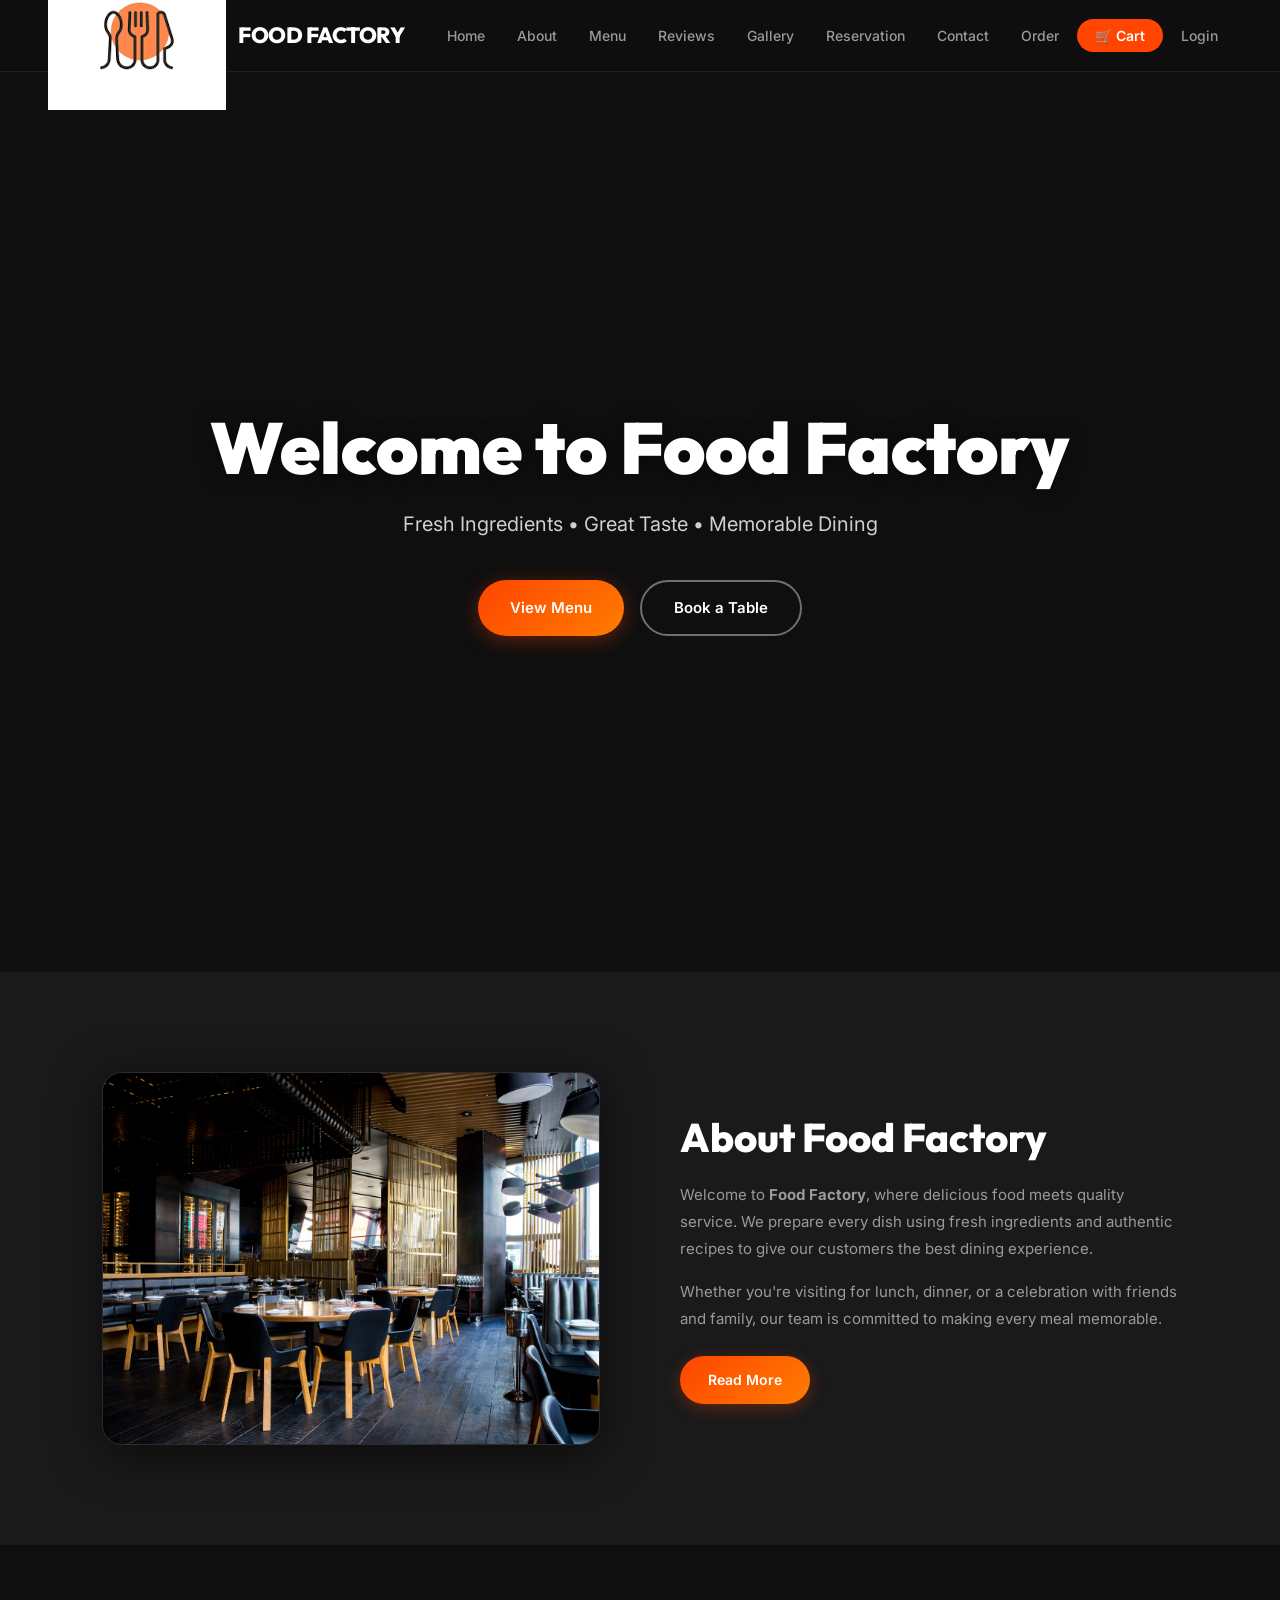
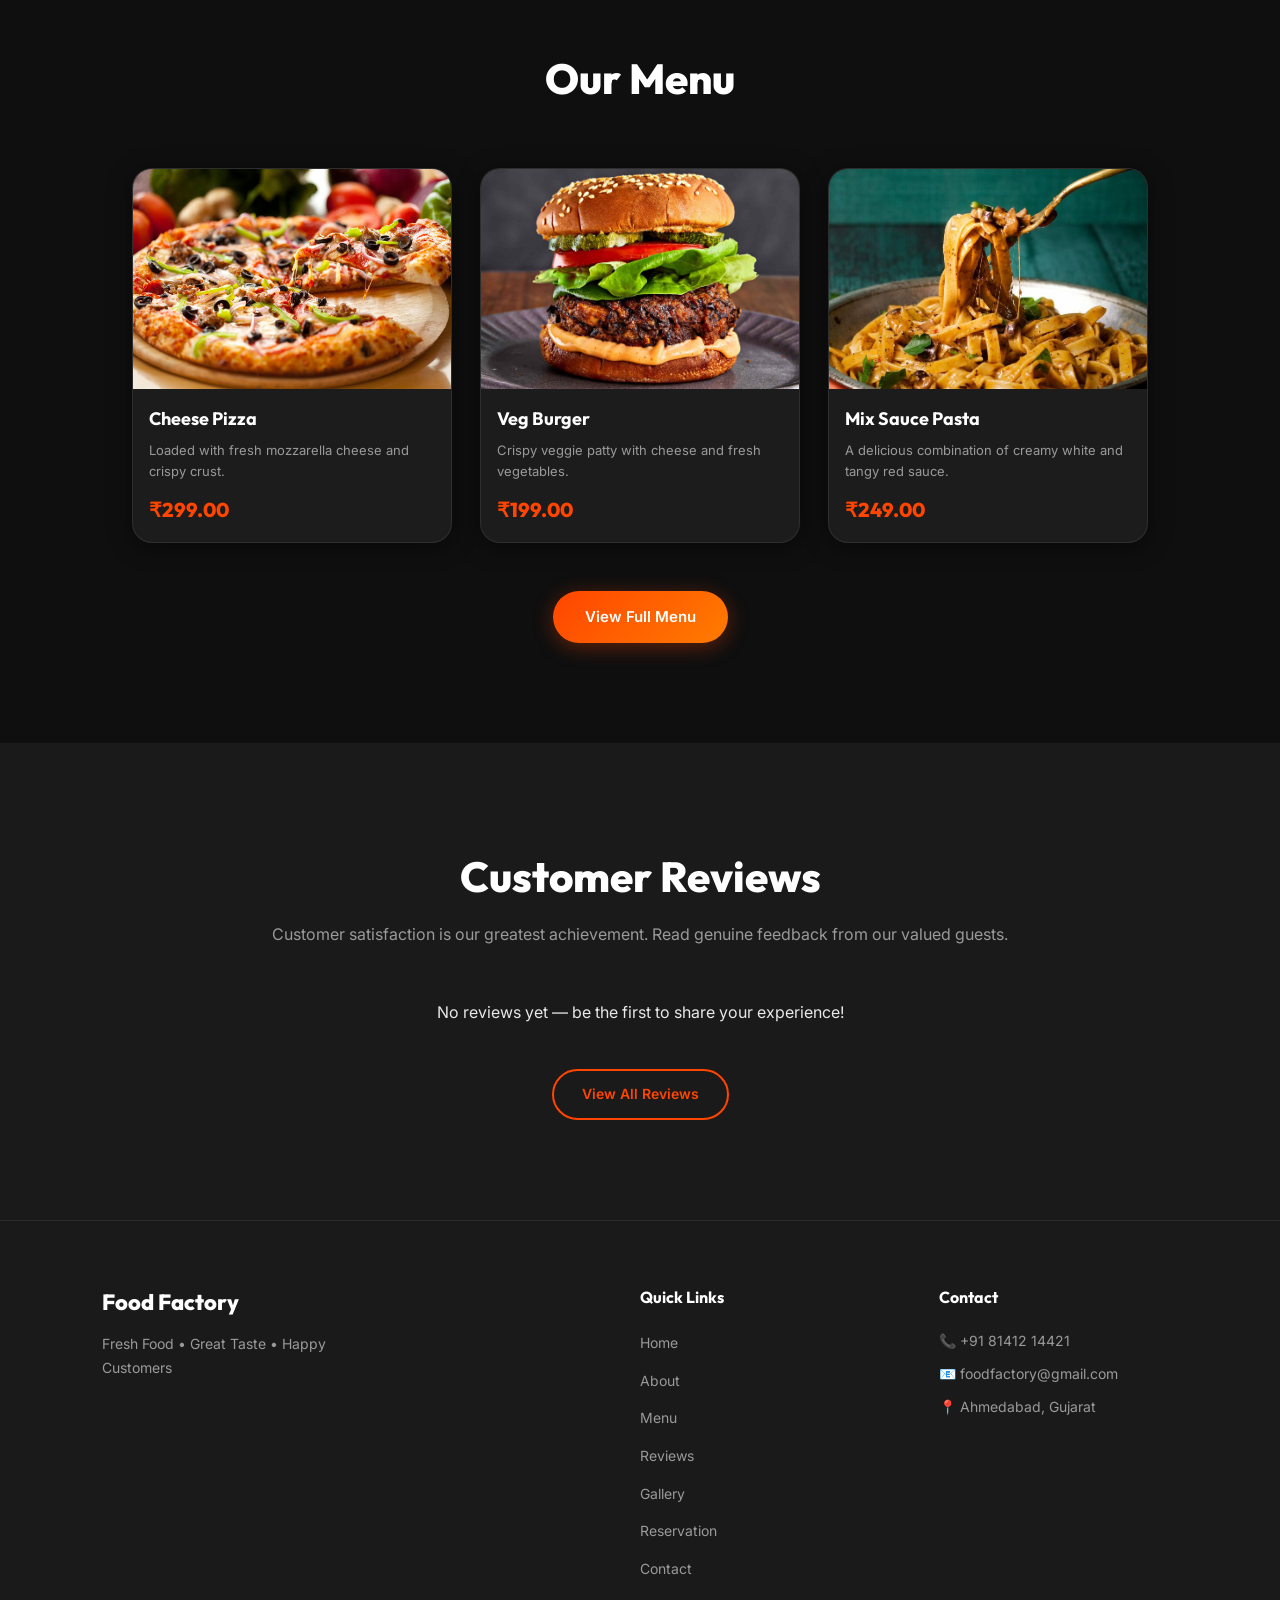
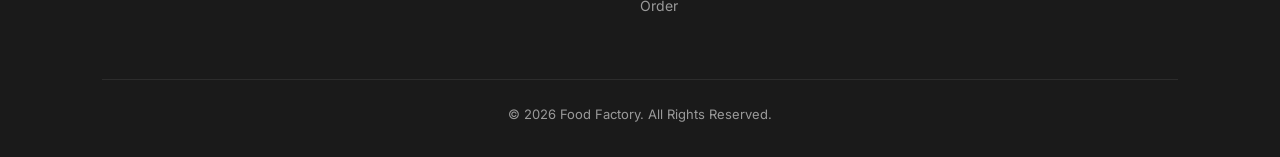
<file: preview/public/index.html>
<!DOCTYPE html>
<html lang="en">
<head>
    <meta charset="UTF-8">
    <title>Food Factory - Home</title>
<link rel="stylesheet" href="/assets/css/style4.css">
<link rel="stylesheet" href="/assets/css/site.css">
<meta name="viewport" content="width=device-width, initial-scale=1.0">
</head>
<body>
<header>
    <nav>
        <div class="logo">
            <img src="/assets/images/img.jpg" alt="Restaurant Logo">
            <h2>FOOD FACTORY</h2>
        </div>
        <div class="menu-toggle" id="menu-toggle">☰</div>
        <ul id="nav-menu">
            <li><a href="/public/index.php">Home</a></li>
            <li><a href="/public/about.php">About</a></li>
            <li><a href="/public/menu.php">Menu</a></li>
            <li><a href="/public/review.php">Reviews</a></li>
            <li><a href="/public/gallery.php">Gallery</a></li>
            <li><a href="/public/reservation.php">Reservation</a></li>
            <li><a href="/public/contact.php">Contact</a></li>
            <li><a href="/public/order.php">Order</a></li>
            <li><a href="/public/cart.php" class="cart-link">🛒 Cart</a></li>
                            <li><a href="/public/login.php">Login</a></li>
                    </ul>
    </nav>
</header>

<section class="hero" id="Home">
    <h2>Welcome to Food Factory</h2>
    <p>Fresh Ingredients • Great Taste • Memorable Dining</p>
    <div class="hero-buttons">
        <a href="/public/menu.php" class="btn">View Menu</a>
        <a href="/public/reservation.php" class="btn2">Book a Table</a>
    </div>
</section>

<section class="about" id="About">
    <div class="about-image">
        <img src="/assets/images/about.jpg" alt="Restaurant Interior">
    </div>
    <div class="about-content">
        <h2>About Food Factory</h2>
        <p>
            Welcome to <strong>Food Factory</strong>, where delicious food meets
            quality service. We prepare every dish using fresh ingredients and
            authentic recipes to give our customers the best dining experience.
        </p>
        <p>
            Whether you're visiting for lunch, dinner, or a celebration with
            friends and family, our team is committed to making every meal
            memorable.
        </p>
        <a href="/public/about.php" class="about-btn">Read More</a>
    </div>
</section>

<section class="menu" id="Menu">
    <h2>Our Menu</h2>
    <div class="menu-container">
                    <div class="menu-card">
                <img src="/assets/images/pizza.jpg" alt="Cheese Pizza">
                <h3>Cheese Pizza</h3>
                <p>Loaded with fresh mozzarella cheese and crispy crust.</p>
                <h4>₹299.00</h4>
            </div>
                    <div class="menu-card">
                <img src="/assets/images/burger.jpg" alt="Veg Burger">
                <h3>Veg Burger</h3>
                <p>Crispy veggie patty with cheese and fresh vegetables.</p>
                <h4>₹199.00</h4>
            </div>
                    <div class="menu-card">
                <img src="/assets/images/pasta.jpg" alt="Mix Sauce Pasta">
                <h3>Mix Sauce Pasta</h3>
                <p>A delicious combination of creamy white and tangy red sauce.</p>
                <h4>₹249.00</h4>
            </div>
            </div>
    <div class="menu-btn">
        <a href="/public/menu.php" class="btn">View Full Menu</a>
    </div>
</section>

<section class="reviews" id="Reviews">
    <h2>Customer Reviews</h2>
    <p class="review-text">
        Customer satisfaction is our greatest achievement. Read genuine feedback from our valued guests.
    </p>
    <div class="reviews-container">
                    <p>No reviews yet — be the first to share your experience!</p>
            </div>
    <div class="reviews-btn">
        <a href="/public/review.php" class="btn3">View All Reviews</a>
    </div>
</section>

<footer>
    <div class="footer-container">
        <div class="footer-logo">
            <h2>Food Factory</h2>
            <p>Fresh Food • Great Taste • Happy Customers</p>
        </div>
        <div class="footer-links">
            <h3>Quick Links</h3>
            <ul>
                <li><a href="/public/index.php">Home</a></li>
                <li><a href="/public/about.php">About</a></li>
                <li><a href="/public/menu.php">Menu</a></li>
                <li><a href="/public/review.php">Reviews</a></li>
                <li><a href="/public/gallery.php">Gallery</a></li>
                <li><a href="/public/reservation.php">Reservation</a></li>
                <li><a href="/public/contact.php">Contact</a></li>
                <li><a href="/public/order.php">Order</a></li>
            </ul>
        </div>
        <div class="footer-contact">
            <h3>Contact</h3>
            <p>📞 +91 81412 14421</p>
            <p>📧 foodfactory@gmail.com</p>
            <p>📍 Ahmedabad, Gujarat</p>
        </div>
    </div>
    <hr>
    <p class="copyright">© 2026 Food Factory. All Rights Reserved.</p>
</footer>
<script src="/assets/js/script.js"></script>
<script src="/assets/js/site.js"></script>
</body>
</html>
</file>
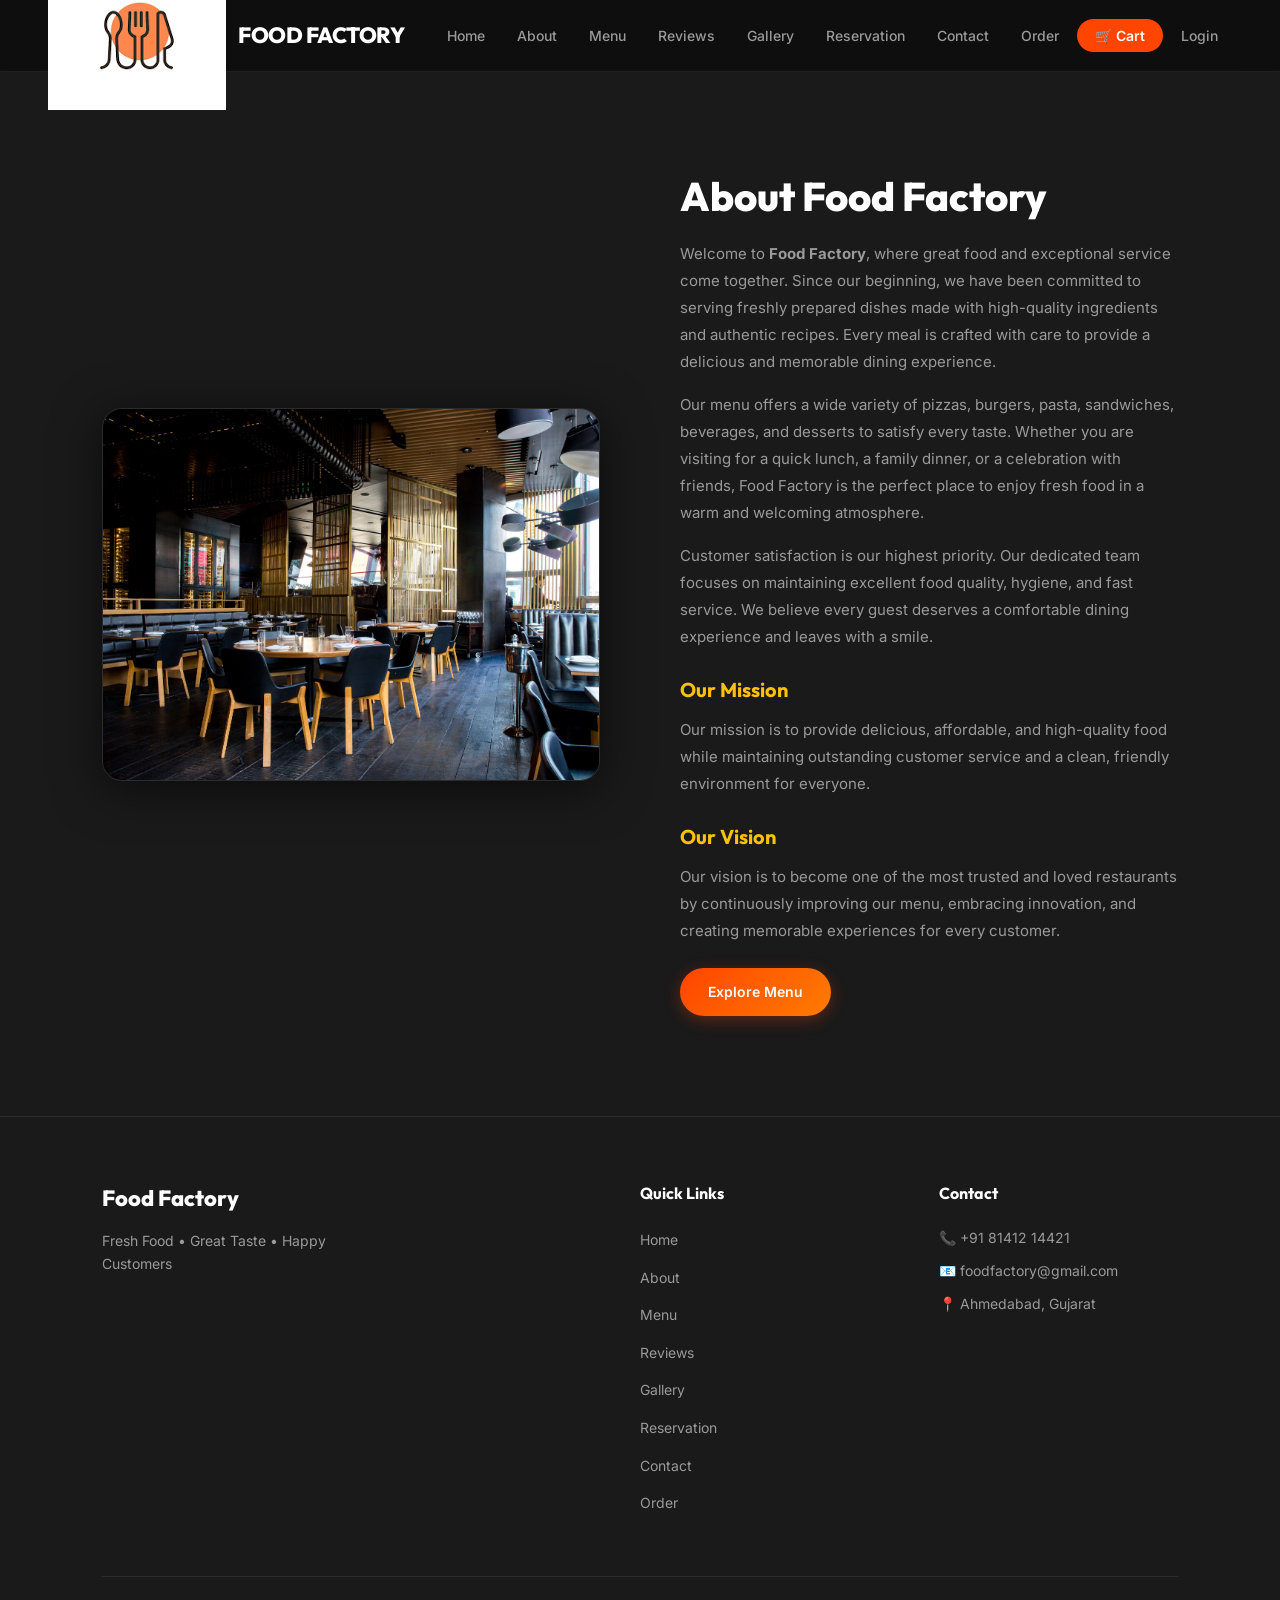
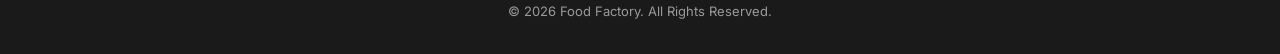
<file: preview/public/about.html>
<!DOCTYPE html>
<html lang="en">
<head>
    <meta charset="UTF-8">
    <title>About Us - Food Factory</title>
<link rel="stylesheet" href="/assets/css/style4.css">
<link rel="stylesheet" href="/assets/css/site.css">
<meta name="viewport" content="width=device-width, initial-scale=1.0">
</head>
<body>
<header>
    <nav>
        <div class="logo">
            <img src="/assets/images/img.jpg" alt="Restaurant Logo">
            <h2>FOOD FACTORY</h2>
        </div>
        <div class="menu-toggle" id="menu-toggle">☰</div>
        <ul id="nav-menu">
            <li><a href="/public/index.php">Home</a></li>
            <li><a href="/public/about.php">About</a></li>
            <li><a href="/public/menu.php">Menu</a></li>
            <li><a href="/public/review.php">Reviews</a></li>
            <li><a href="/public/gallery.php">Gallery</a></li>
            <li><a href="/public/reservation.php">Reservation</a></li>
            <li><a href="/public/contact.php">Contact</a></li>
            <li><a href="/public/order.php">Order</a></li>
            <li><a href="/public/cart.php" class="cart-link">🛒 Cart</a></li>
                            <li><a href="/public/login.php">Login</a></li>
                    </ul>
    </nav>
</header>
<section class="about" id="About">
    <div class="about-image">
        <img src="/assets/images/about.jpg" alt="Restaurant Interior">
    </div>
    <div class="about-content">
        <h2>About Food Factory</h2>
        <p>
            Welcome to <strong>Food Factory</strong>, where great food and exceptional service come together. Since our beginning,
            we have been committed to serving freshly prepared dishes made with high-quality ingredients and authentic recipes.
            Every meal is crafted with care to provide a delicious and memorable dining experience.
        </p>
        <p>
            Our menu offers a wide variety of pizzas, burgers, pasta, sandwiches, beverages, and desserts to satisfy every taste.
            Whether you are visiting for a quick lunch, a family dinner, or a celebration with friends,
            Food Factory is the perfect place to enjoy fresh food in a warm and welcoming atmosphere.
        </p>
        <p>
            Customer satisfaction is our highest priority. Our dedicated team focuses on maintaining excellent food quality,
            hygiene, and fast service. We believe every guest deserves a comfortable dining experience and leaves with a smile.
        </p>
        <h3>Our Mission</h3>
        <p>
            Our mission is to provide delicious, affordable, and high-quality food while maintaining outstanding customer service and a clean,
            friendly environment for everyone.
        </p>
        <h3>Our Vision</h3>
        <p>
            Our vision is to become one of the most trusted and loved restaurants by continuously improving our menu,
            embracing innovation, and creating memorable experiences for every customer.
        </p>
        <a href="/public/menu.php" class="about-btn">Explore Menu</a>
    </div>
</section>
<footer>
    <div class="footer-container">
        <div class="footer-logo">
            <h2>Food Factory</h2>
            <p>Fresh Food • Great Taste • Happy Customers</p>
        </div>
        <div class="footer-links">
            <h3>Quick Links</h3>
            <ul>
                <li><a href="/public/index.php">Home</a></li>
                <li><a href="/public/about.php">About</a></li>
                <li><a href="/public/menu.php">Menu</a></li>
                <li><a href="/public/review.php">Reviews</a></li>
                <li><a href="/public/gallery.php">Gallery</a></li>
                <li><a href="/public/reservation.php">Reservation</a></li>
                <li><a href="/public/contact.php">Contact</a></li>
                <li><a href="/public/order.php">Order</a></li>
            </ul>
        </div>
        <div class="footer-contact">
            <h3>Contact</h3>
            <p>📞 +91 81412 14421</p>
            <p>📧 foodfactory@gmail.com</p>
            <p>📍 Ahmedabad, Gujarat</p>
        </div>
    </div>
    <hr>
    <p class="copyright">© 2026 Food Factory. All Rights Reserved.</p>
</footer>
<script src="/assets/js/script.js"></script>
<script src="/assets/js/site.js"></script>
</body>
</html>
</file>
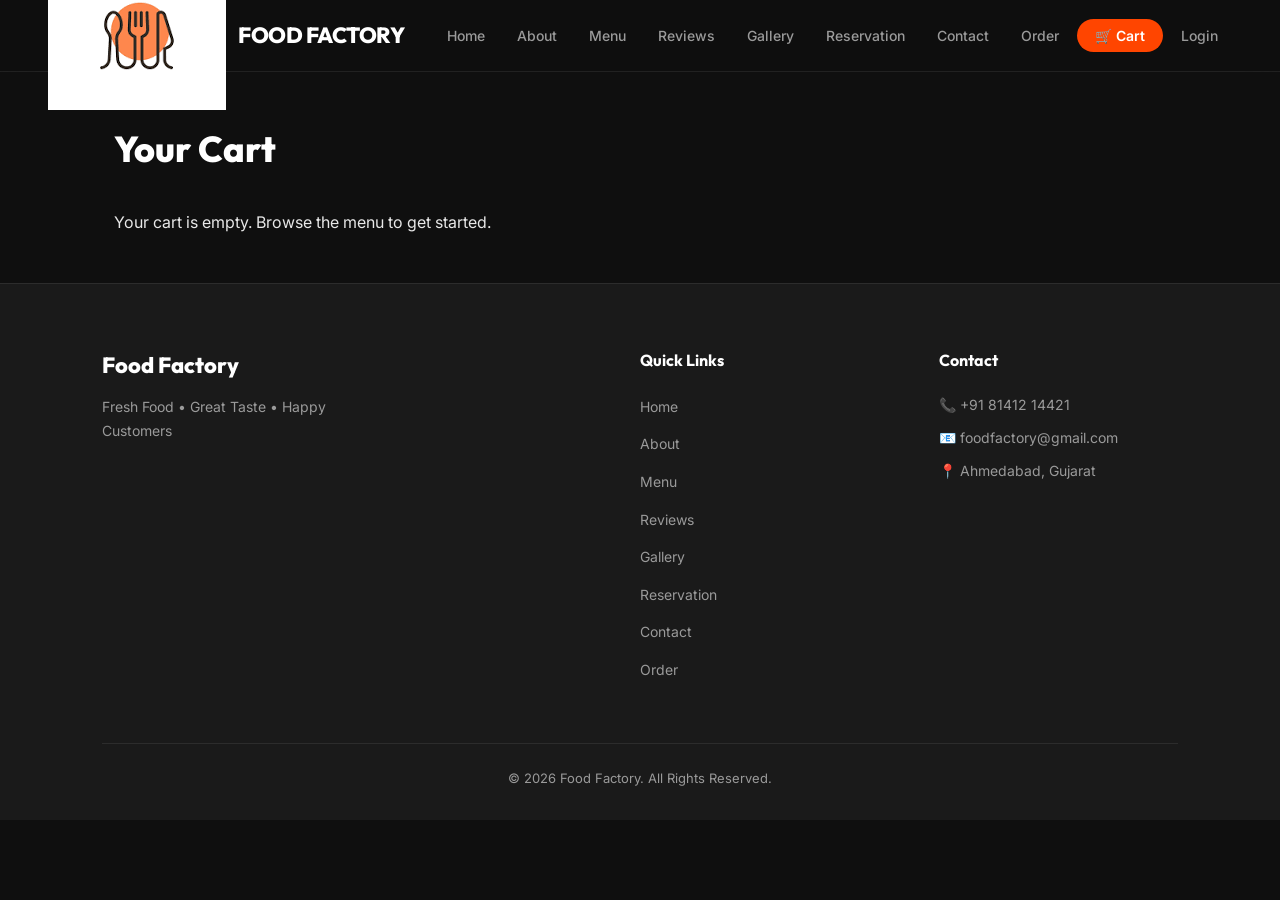
<file: preview/public/cart.html>
<!DOCTYPE html>
<html lang="en">
<head>
    <meta charset="UTF-8">
    <title>Your Cart - Food Factory</title>
<link rel="stylesheet" href="/assets/css/style4.css">
<link rel="stylesheet" href="/assets/css/site.css">
<meta name="viewport" content="width=device-width, initial-scale=1.0">
</head>
<body>
<header>
    <nav>
        <div class="logo">
            <img src="/assets/images/img.jpg" alt="Restaurant Logo">
            <h2>FOOD FACTORY</h2>
        </div>
        <div class="menu-toggle" id="menu-toggle">☰</div>
        <ul id="nav-menu">
            <li><a href="/public/index.php">Home</a></li>
            <li><a href="/public/about.php">About</a></li>
            <li><a href="/public/menu.php">Menu</a></li>
            <li><a href="/public/review.php">Reviews</a></li>
            <li><a href="/public/gallery.php">Gallery</a></li>
            <li><a href="/public/reservation.php">Reservation</a></li>
            <li><a href="/public/contact.php">Contact</a></li>
            <li><a href="/public/order.php">Order</a></li>
            <li><a href="/public/cart.php" class="cart-link">🛒 Cart</a></li>
                            <li><a href="/public/login.php">Login</a></li>
                    </ul>
    </nav>
</header>
<meta name="csrf-token" content="57a0912307f1cd906ffd117e065affd09c2eb61f15970f831ac045be62741112">

<section class="section-wrap">
    <h2>Your Cart</h2>

            <p>Your cart is empty. <a href="/public/menu.php">Browse the menu</a> to get started.</p>
    </section>

<script>
document.addEventListener('DOMContentLoaded', () => {
    const csrf = document.querySelector('meta[name="csrf-token"]').content;

    async function updateLine(id, qty) {
        const res = await fetch('/api/cart/update.php', {
            method: 'POST',
            headers: { 'Content-Type': 'application/json' },
            body: JSON.stringify({ cart_item_id: id, quantity: qty, csrf_token: csrf }),
        });
        const data = await res.json();
        if (data.success) {
            location.reload();
        }
    }

    document.querySelectorAll('.cart-qty').forEach(input => {
        input.addEventListener('change', () => updateLine(input.dataset.cartItemId, parseInt(input.value, 10)));
    });
    document.querySelectorAll('.remove-line').forEach(btn => {
        btn.addEventListener('click', () => updateLine(btn.dataset.cartItemId, 0));
    });
});
</script>

<footer>
    <div class="footer-container">
        <div class="footer-logo">
            <h2>Food Factory</h2>
            <p>Fresh Food • Great Taste • Happy Customers</p>
        </div>
        <div class="footer-links">
            <h3>Quick Links</h3>
            <ul>
                <li><a href="/public/index.php">Home</a></li>
                <li><a href="/public/about.php">About</a></li>
                <li><a href="/public/menu.php">Menu</a></li>
                <li><a href="/public/review.php">Reviews</a></li>
                <li><a href="/public/gallery.php">Gallery</a></li>
                <li><a href="/public/reservation.php">Reservation</a></li>
                <li><a href="/public/contact.php">Contact</a></li>
                <li><a href="/public/order.php">Order</a></li>
            </ul>
        </div>
        <div class="footer-contact">
            <h3>Contact</h3>
            <p>📞 +91 81412 14421</p>
            <p>📧 foodfactory@gmail.com</p>
            <p>📍 Ahmedabad, Gujarat</p>
        </div>
    </div>
    <hr>
    <p class="copyright">© 2026 Food Factory. All Rights Reserved.</p>
</footer>
<script src="/assets/js/script.js"></script>
<script src="/assets/js/site.js"></script>
</body>
</html>
</file>
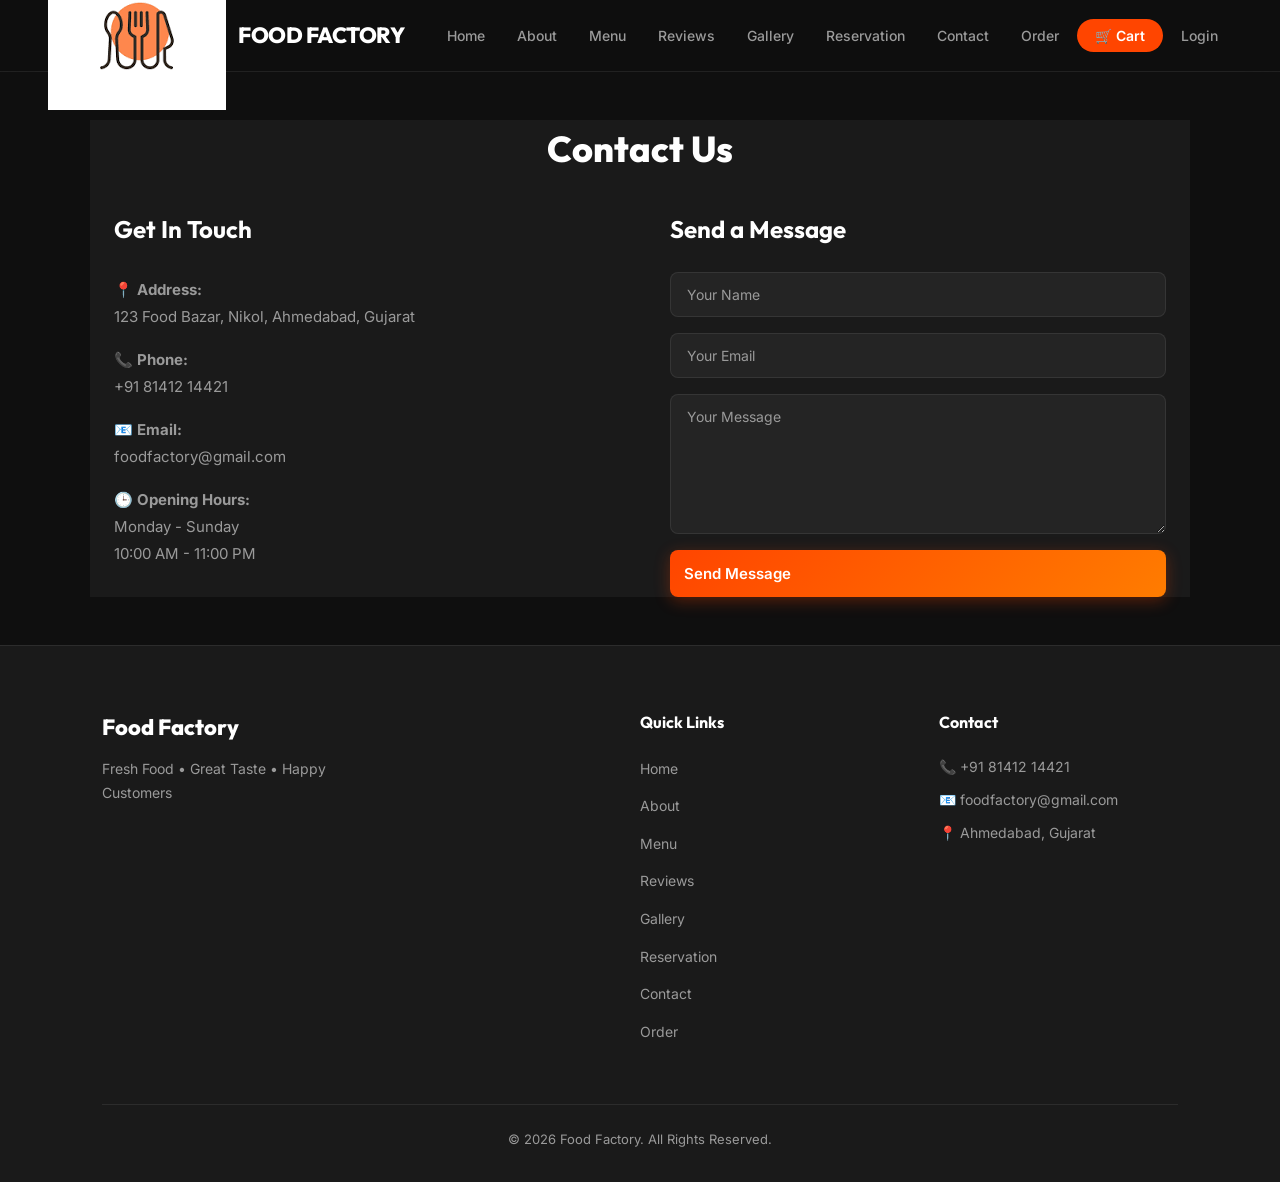
<file: preview/public/contact.html>
<!DOCTYPE html>
<html lang="en">
<head>
    <meta charset="UTF-8">
    <title>Contact Us - Food Factory</title>
<link rel="stylesheet" href="/assets/css/style4.css">
<link rel="stylesheet" href="/assets/css/site.css">
<meta name="viewport" content="width=device-width, initial-scale=1.0">
</head>
<body>
<header>
    <nav>
        <div class="logo">
            <img src="/assets/images/img.jpg" alt="Restaurant Logo">
            <h2>FOOD FACTORY</h2>
        </div>
        <div class="menu-toggle" id="menu-toggle">☰</div>
        <ul id="nav-menu">
            <li><a href="/public/index.php">Home</a></li>
            <li><a href="/public/about.php">About</a></li>
            <li><a href="/public/menu.php">Menu</a></li>
            <li><a href="/public/review.php">Reviews</a></li>
            <li><a href="/public/gallery.php">Gallery</a></li>
            <li><a href="/public/reservation.php">Reservation</a></li>
            <li><a href="/public/contact.php">Contact</a></li>
            <li><a href="/public/order.php">Order</a></li>
            <li><a href="/public/cart.php" class="cart-link">🛒 Cart</a></li>
                            <li><a href="/public/login.php">Login</a></li>
                    </ul>
    </nav>
</header>

<section class="contact section-wrap" id="Contact">
    <h2>Contact Us</h2>
    <div class="contact-container">
        <div class="contact-info">
            <h3>Get In Touch</h3>
            <p><strong>📍 Address:</strong><br>123 Food Bazar, Nikol, Ahmedabad, Gujarat</p>
            <p><strong>📞 Phone:</strong><br>+91 81412 14421</p>
            <p><strong>📧 Email:</strong><br>foodfactory@gmail.com</p>
            <p><strong>🕒 Opening Hours:</strong><br>Monday - Sunday<br>10:00 AM - 11:00 PM</p>
        </div>
        <div class="contact-form">
            <h3>Send a Message</h3>
                        <form action="/public/contact.php" method="POST">
                <input type="hidden" name="csrf_token" value="a7a98ac67786c8e47972e56e57a2a6b12ca3a14d954a74ac2f3fc5c759f5ef35">                <input type="text" name="name" placeholder="Your Name" value="" required>
                <input type="email" name="email" placeholder="Your Email" value="" required>
                <textarea name="message" rows="6" placeholder="Your Message" required></textarea>
                <button type="submit" class="btn">Send Message</button>
            </form>
        </div>
    </div>
</section>

<footer>
    <div class="footer-container">
        <div class="footer-logo">
            <h2>Food Factory</h2>
            <p>Fresh Food • Great Taste • Happy Customers</p>
        </div>
        <div class="footer-links">
            <h3>Quick Links</h3>
            <ul>
                <li><a href="/public/index.php">Home</a></li>
                <li><a href="/public/about.php">About</a></li>
                <li><a href="/public/menu.php">Menu</a></li>
                <li><a href="/public/review.php">Reviews</a></li>
                <li><a href="/public/gallery.php">Gallery</a></li>
                <li><a href="/public/reservation.php">Reservation</a></li>
                <li><a href="/public/contact.php">Contact</a></li>
                <li><a href="/public/order.php">Order</a></li>
            </ul>
        </div>
        <div class="footer-contact">
            <h3>Contact</h3>
            <p>📞 +91 81412 14421</p>
            <p>📧 foodfactory@gmail.com</p>
            <p>📍 Ahmedabad, Gujarat</p>
        </div>
    </div>
    <hr>
    <p class="copyright">© 2026 Food Factory. All Rights Reserved.</p>
</footer>
<script src="/assets/js/script.js"></script>
<script src="/assets/js/site.js"></script>
</body>
</html>
</file>
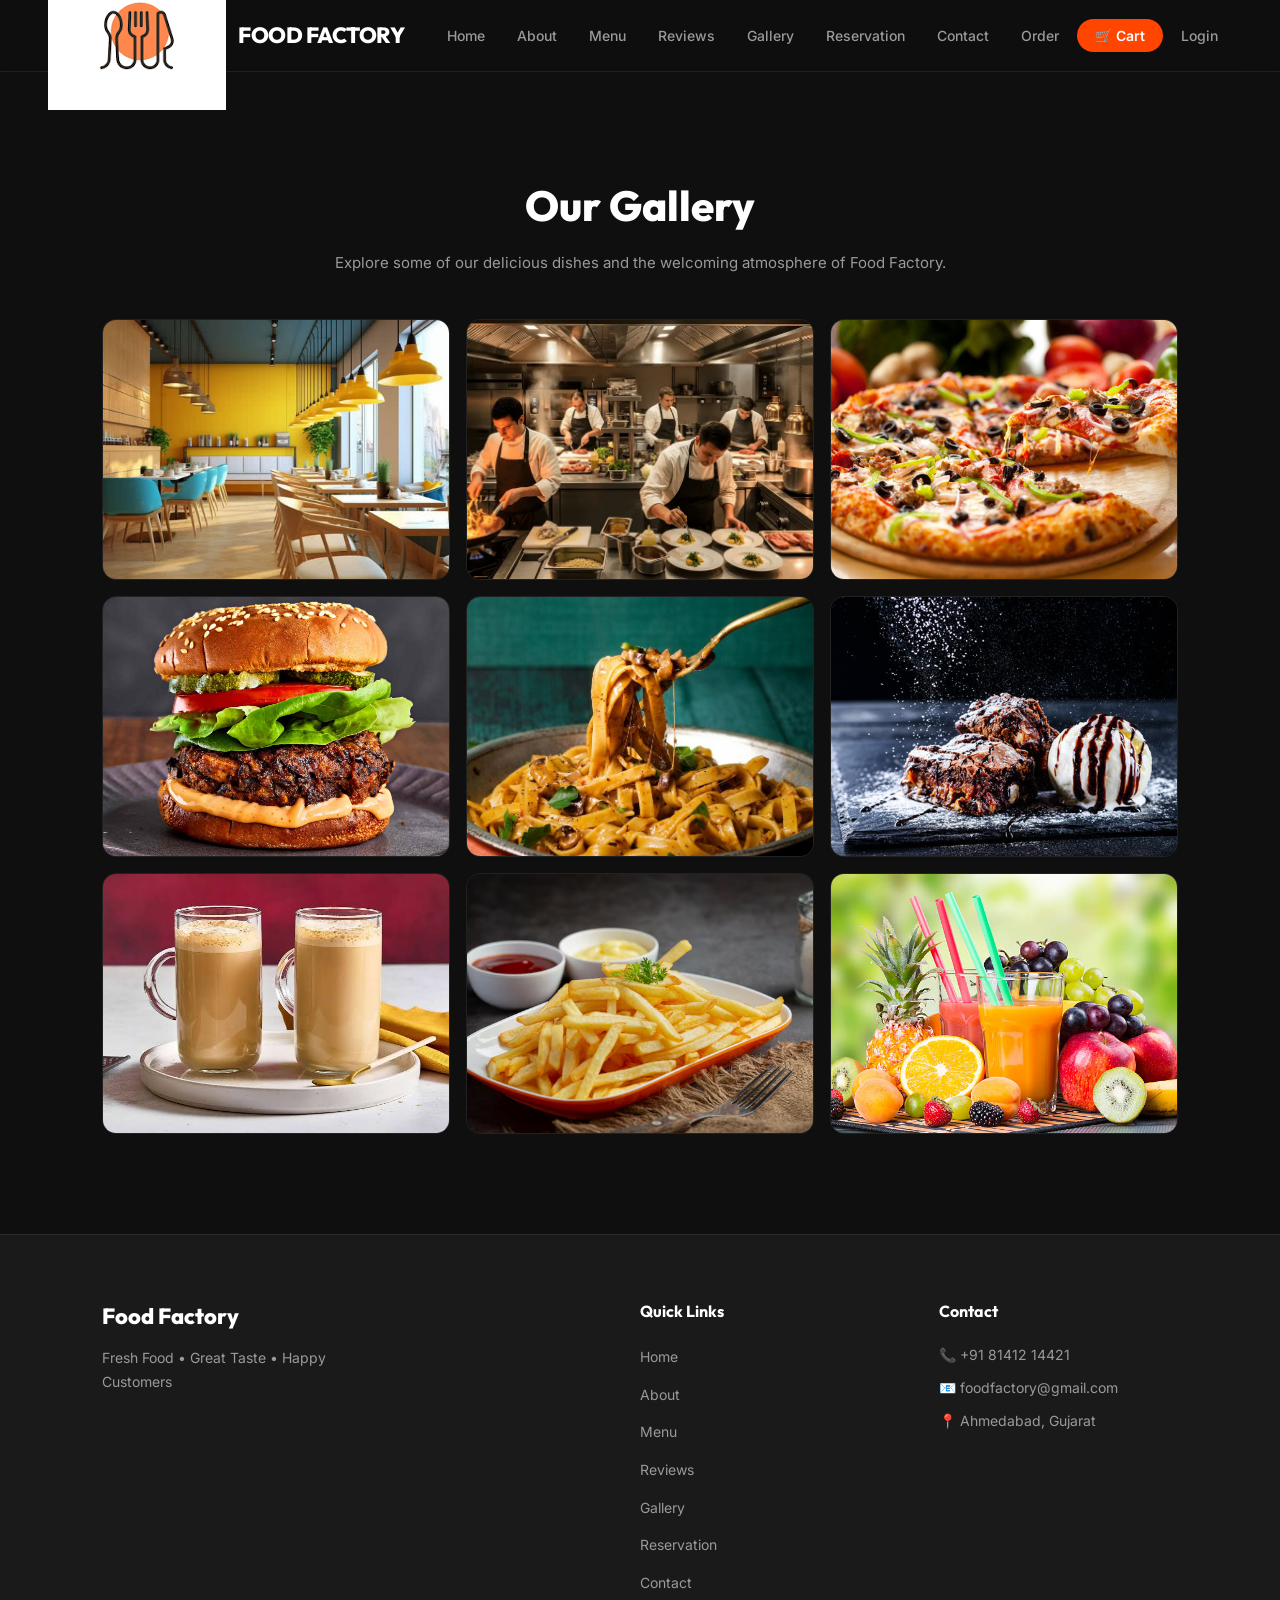
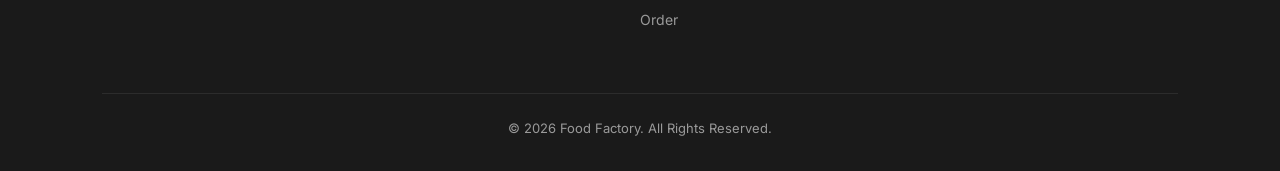
<file: preview/public/gallery.html>
<!DOCTYPE html>
<html lang="en">
<head>
    <meta charset="UTF-8">
    <title>Gallery - Food Factory</title>
<link rel="stylesheet" href="/assets/css/style4.css">
<link rel="stylesheet" href="/assets/css/site.css">
<meta name="viewport" content="width=device-width, initial-scale=1.0">
</head>
<body>
<header>
    <nav>
        <div class="logo">
            <img src="/assets/images/img.jpg" alt="Restaurant Logo">
            <h2>FOOD FACTORY</h2>
        </div>
        <div class="menu-toggle" id="menu-toggle">☰</div>
        <ul id="nav-menu">
            <li><a href="/public/index.php">Home</a></li>
            <li><a href="/public/about.php">About</a></li>
            <li><a href="/public/menu.php">Menu</a></li>
            <li><a href="/public/review.php">Reviews</a></li>
            <li><a href="/public/gallery.php">Gallery</a></li>
            <li><a href="/public/reservation.php">Reservation</a></li>
            <li><a href="/public/contact.php">Contact</a></li>
            <li><a href="/public/order.php">Order</a></li>
            <li><a href="/public/cart.php" class="cart-link">🛒 Cart</a></li>
                            <li><a href="/public/login.php">Login</a></li>
                    </ul>
    </nav>
</header>
<section class="gallery">
    <h2>Our Gallery</h2>
    <p class="gallery-text">Explore some of our delicious dishes and the welcoming atmosphere of Food Factory.</p>
    <div class="gallery-container">
                    <div class="gallery-card">
                <img src="/assets/images/interior.jpg" alt="Interior">
            </div>
                    <div class="gallery-card">
                <img src="/assets/images/chief.jpg" alt="Chef">
            </div>
                    <div class="gallery-card">
                <img src="/assets/images/pizza.jpg" alt="Pizza">
            </div>
                    <div class="gallery-card">
                <img src="/assets/images/burger.jpg" alt="Burger">
            </div>
                    <div class="gallery-card">
                <img src="/assets/images/pasta.jpg" alt="Pasta">
            </div>
                    <div class="gallery-card">
                <img src="/assets/images/dessert.jpg" alt="Dessert">
            </div>
                    <div class="gallery-card">
                <img src="/assets/images/coffee.jpg" alt="Coffee">
            </div>
                    <div class="gallery-card">
                <img src="/assets/images/frenchfries.jpg" alt="French Fries">
            </div>
                    <div class="gallery-card">
                <img src="/assets/images/juices.jpg" alt="Juice">
            </div>
            </div>
</section>
<footer>
    <div class="footer-container">
        <div class="footer-logo">
            <h2>Food Factory</h2>
            <p>Fresh Food • Great Taste • Happy Customers</p>
        </div>
        <div class="footer-links">
            <h3>Quick Links</h3>
            <ul>
                <li><a href="/public/index.php">Home</a></li>
                <li><a href="/public/about.php">About</a></li>
                <li><a href="/public/menu.php">Menu</a></li>
                <li><a href="/public/review.php">Reviews</a></li>
                <li><a href="/public/gallery.php">Gallery</a></li>
                <li><a href="/public/reservation.php">Reservation</a></li>
                <li><a href="/public/contact.php">Contact</a></li>
                <li><a href="/public/order.php">Order</a></li>
            </ul>
        </div>
        <div class="footer-contact">
            <h3>Contact</h3>
            <p>📞 +91 81412 14421</p>
            <p>📧 foodfactory@gmail.com</p>
            <p>📍 Ahmedabad, Gujarat</p>
        </div>
    </div>
    <hr>
    <p class="copyright">© 2026 Food Factory. All Rights Reserved.</p>
</footer>
<script src="/assets/js/script.js"></script>
<script src="/assets/js/site.js"></script>
</body>
</html>
</file>
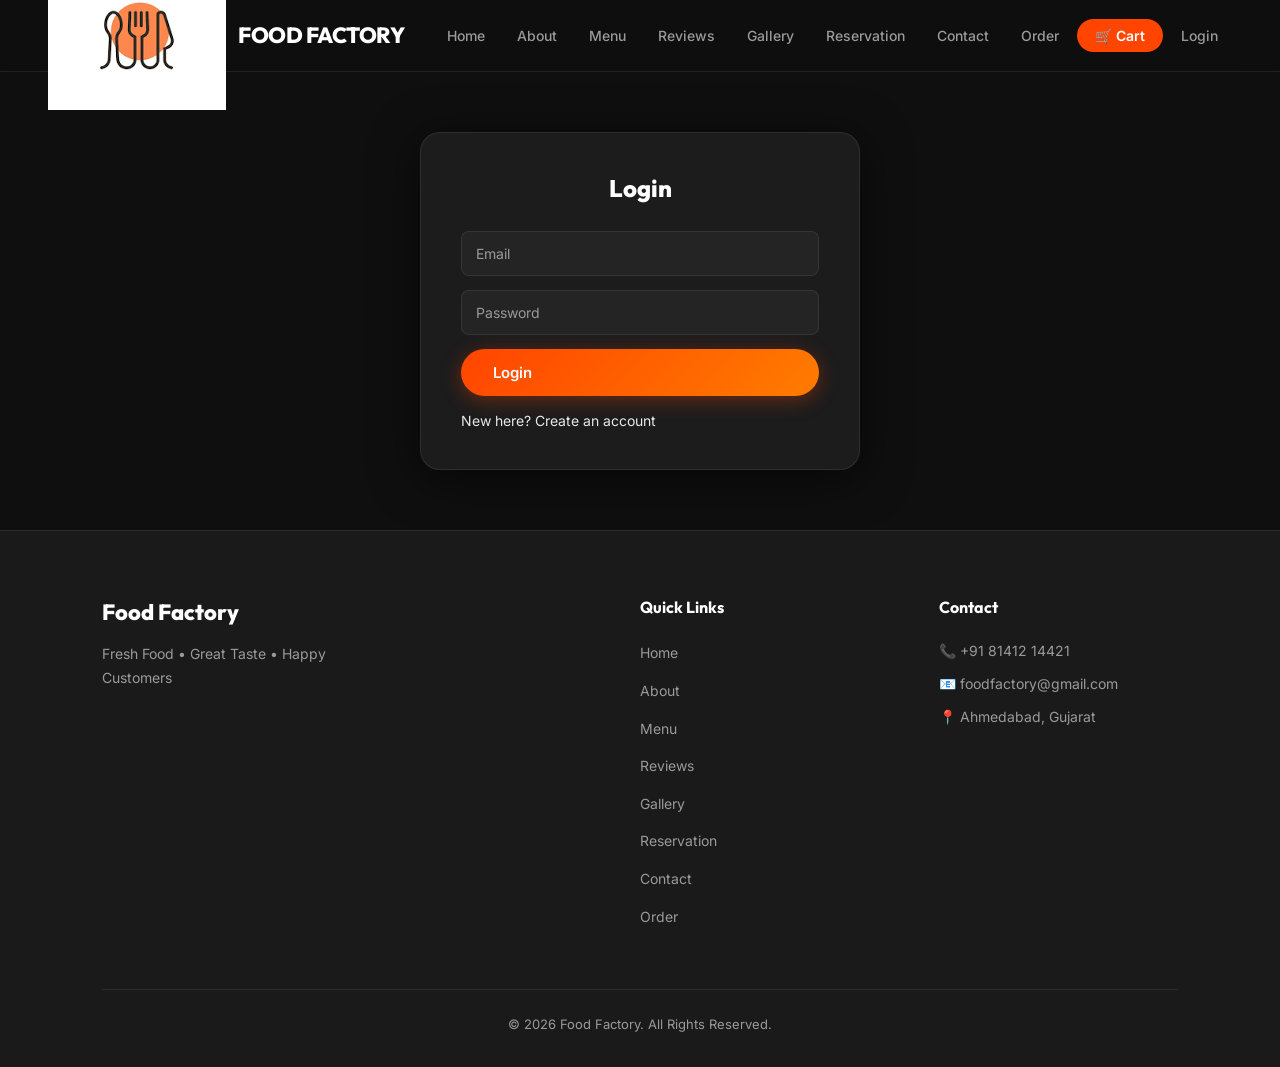
<file: preview/public/login.html>
<!DOCTYPE html>
<html lang="en">
<head>
    <meta charset="UTF-8">
    <title>Login - Food Factory</title>
<link rel="stylesheet" href="/assets/css/style4.css">
<link rel="stylesheet" href="/assets/css/site.css">
<meta name="viewport" content="width=device-width, initial-scale=1.0">
</head>
<body>
<header>
    <nav>
        <div class="logo">
            <img src="/assets/images/img.jpg" alt="Restaurant Logo">
            <h2>FOOD FACTORY</h2>
        </div>
        <div class="menu-toggle" id="menu-toggle">☰</div>
        <ul id="nav-menu">
            <li><a href="/public/index.php">Home</a></li>
            <li><a href="/public/about.php">About</a></li>
            <li><a href="/public/menu.php">Menu</a></li>
            <li><a href="/public/review.php">Reviews</a></li>
            <li><a href="/public/gallery.php">Gallery</a></li>
            <li><a href="/public/reservation.php">Reservation</a></li>
            <li><a href="/public/contact.php">Contact</a></li>
            <li><a href="/public/order.php">Order</a></li>
            <li><a href="/public/cart.php" class="cart-link">🛒 Cart</a></li>
                            <li><a href="/public/login.php">Login</a></li>
                    </ul>
    </nav>
</header>
<section class="section-wrap">
    <div class="login-box">
        <h2>Login</h2>
                <form method="post">
            <input type="hidden" name="csrf_token" value="288d99b57f73a28a84189bf97ebc3103dd78a8824651b38438a3103378e5b592">            <input type="email" name="email" placeholder="Email" required>
            <input type="password" name="password" placeholder="Password" required>
            <button type="submit" class="btn" style="width:100%;">Login</button>
        </form>
        <p style="margin-top:14px;font-size:14px;">New here? <a href="/public/register.php">Create an account</a></p>
    </div>
</section>
<footer>
    <div class="footer-container">
        <div class="footer-logo">
            <h2>Food Factory</h2>
            <p>Fresh Food • Great Taste • Happy Customers</p>
        </div>
        <div class="footer-links">
            <h3>Quick Links</h3>
            <ul>
                <li><a href="/public/index.php">Home</a></li>
                <li><a href="/public/about.php">About</a></li>
                <li><a href="/public/menu.php">Menu</a></li>
                <li><a href="/public/review.php">Reviews</a></li>
                <li><a href="/public/gallery.php">Gallery</a></li>
                <li><a href="/public/reservation.php">Reservation</a></li>
                <li><a href="/public/contact.php">Contact</a></li>
                <li><a href="/public/order.php">Order</a></li>
            </ul>
        </div>
        <div class="footer-contact">
            <h3>Contact</h3>
            <p>📞 +91 81412 14421</p>
            <p>📧 foodfactory@gmail.com</p>
            <p>📍 Ahmedabad, Gujarat</p>
        </div>
    </div>
    <hr>
    <p class="copyright">© 2026 Food Factory. All Rights Reserved.</p>
</footer>
<script src="/assets/js/script.js"></script>
<script src="/assets/js/site.js"></script>
</body>
</html>
</file>
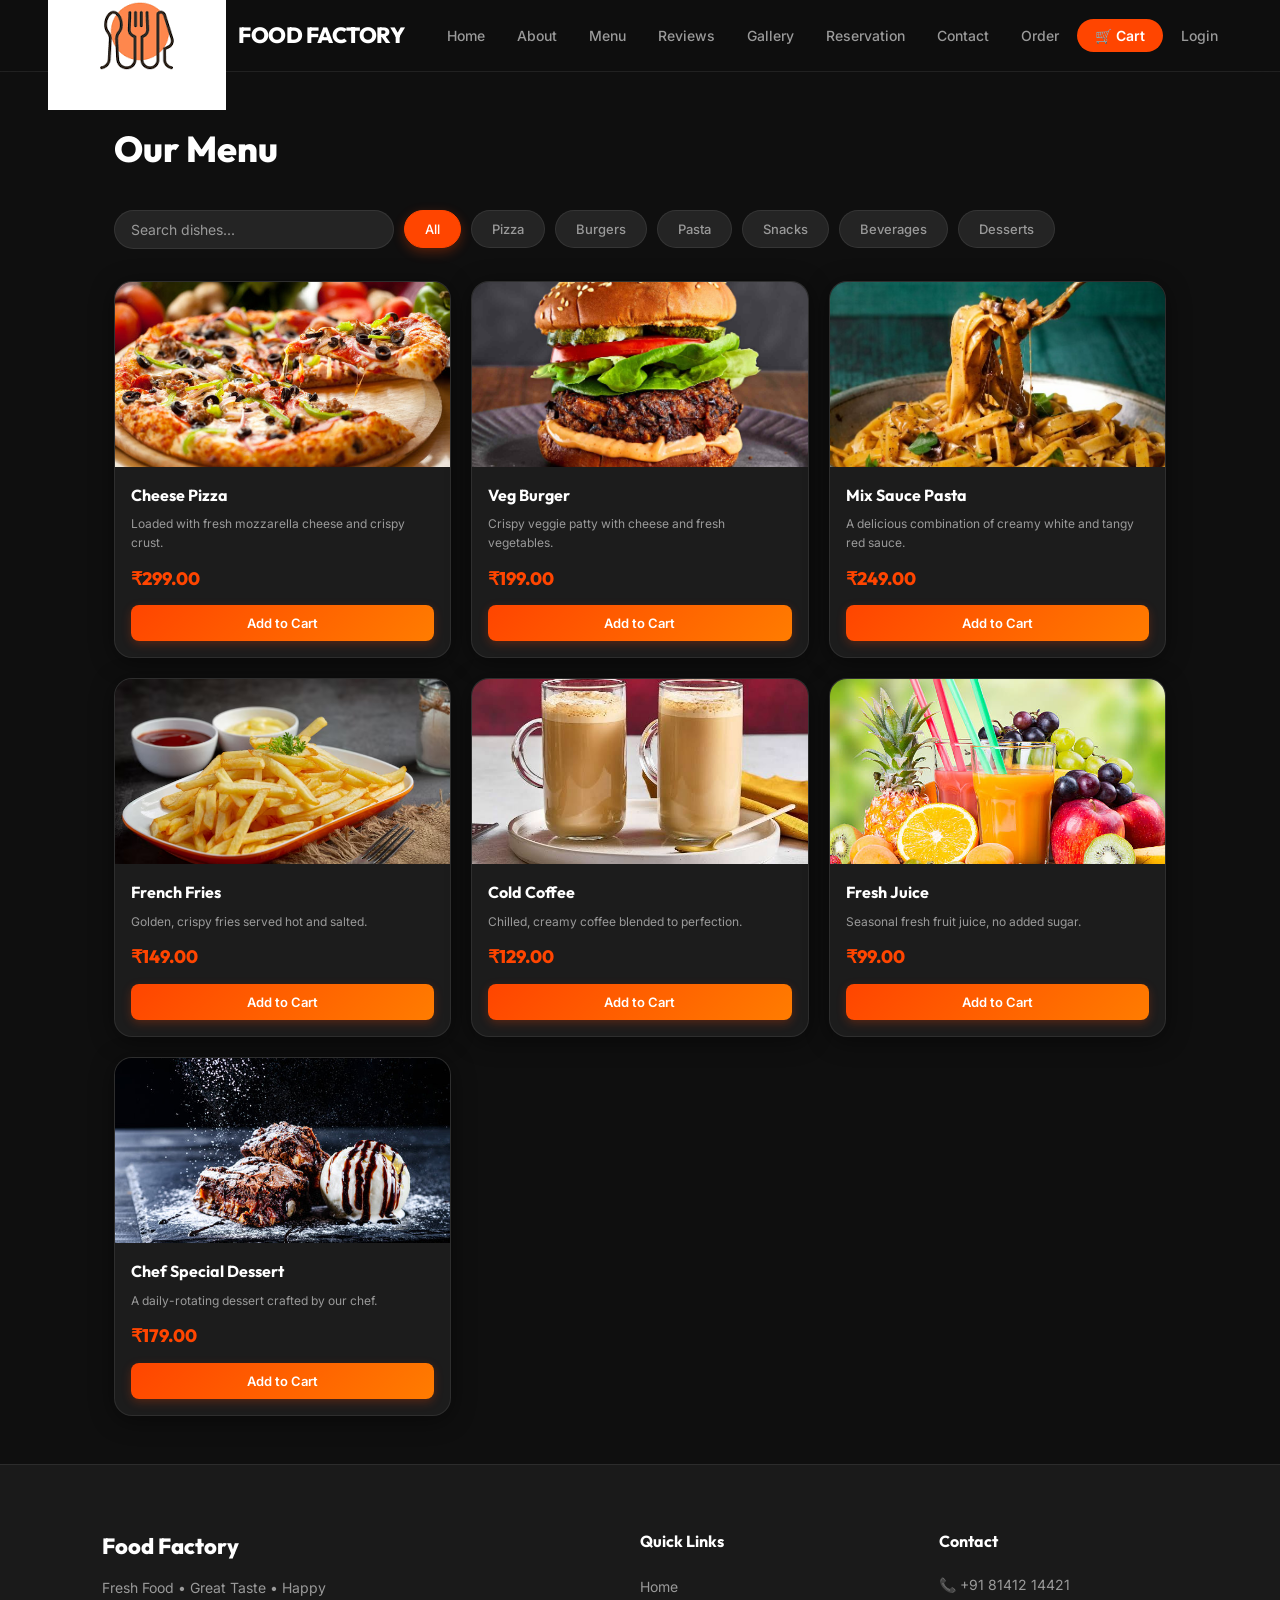
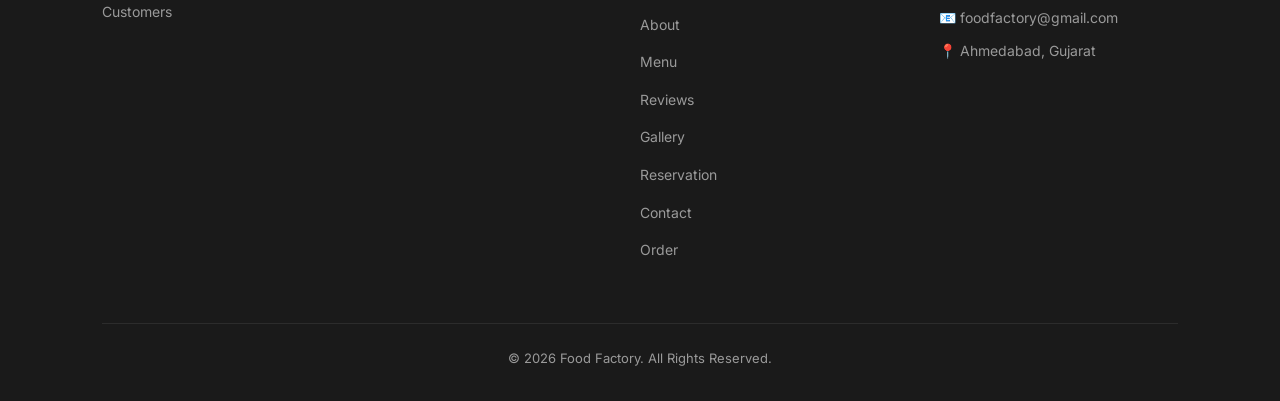
<file: preview/public/menu.html>
<!DOCTYPE html>
<html lang="en">
<head>
    <meta charset="UTF-8">
    <title>Menu - Food Factory</title>
<link rel="stylesheet" href="/assets/css/style4.css">
<link rel="stylesheet" href="/assets/css/site.css">
<meta name="viewport" content="width=device-width, initial-scale=1.0">
</head>
<body>
<header>
    <nav>
        <div class="logo">
            <img src="/assets/images/img.jpg" alt="Restaurant Logo">
            <h2>FOOD FACTORY</h2>
        </div>
        <div class="menu-toggle" id="menu-toggle">☰</div>
        <ul id="nav-menu">
            <li><a href="/public/index.php">Home</a></li>
            <li><a href="/public/about.php">About</a></li>
            <li><a href="/public/menu.php">Menu</a></li>
            <li><a href="/public/review.php">Reviews</a></li>
            <li><a href="/public/gallery.php">Gallery</a></li>
            <li><a href="/public/reservation.php">Reservation</a></li>
            <li><a href="/public/contact.php">Contact</a></li>
            <li><a href="/public/order.php">Order</a></li>
            <li><a href="/public/cart.php" class="cart-link">🛒 Cart</a></li>
                            <li><a href="/public/login.php">Login</a></li>
                    </ul>
    </nav>
</header>
<meta name="csrf-token" content="650f83e6f3ab884ebe68aa79ea11fd92530136b0425cf025c1b10ba310c8d7c8">

<section class="section-wrap">
    <h2>Our Menu</h2>

    <form method="get" class="menu-filters">
        <input type="text" name="q" placeholder="Search dishes..." value="">
        <button type="submit" class="active">All</button>
                    <a href="?category=1">
                <button type="button" class=""
                    onclick="window.location.href='?category=1'">
                    Pizza                </button>
            </a>
                    <a href="?category=2">
                <button type="button" class=""
                    onclick="window.location.href='?category=2'">
                    Burgers                </button>
            </a>
                    <a href="?category=3">
                <button type="button" class=""
                    onclick="window.location.href='?category=3'">
                    Pasta                </button>
            </a>
                    <a href="?category=4">
                <button type="button" class=""
                    onclick="window.location.href='?category=4'">
                    Snacks                </button>
            </a>
                    <a href="?category=5">
                <button type="button" class=""
                    onclick="window.location.href='?category=5'">
                    Beverages                </button>
            </a>
                    <a href="?category=6">
                <button type="button" class=""
                    onclick="window.location.href='?category=6'">
                    Desserts                </button>
            </a>
            </form>

            <div class="item-grid">
                            <div class="item-card">
                    <img src="/assets/images/pizza.jpg" alt="Cheese Pizza">
                    <div class="item-body">
                        <h4>Cheese Pizza</h4>
                        <p>Loaded with fresh mozzarella cheese and crispy crust.</p>
                        <div class="price">₹299.00</div>
                                                    <button class="add-btn" data-add-to-cart data-item-id="1">Add to Cart</button>
                                            </div>
                </div>
                            <div class="item-card">
                    <img src="/assets/images/burger.jpg" alt="Veg Burger">
                    <div class="item-body">
                        <h4>Veg Burger</h4>
                        <p>Crispy veggie patty with cheese and fresh vegetables.</p>
                        <div class="price">₹199.00</div>
                                                    <button class="add-btn" data-add-to-cart data-item-id="2">Add to Cart</button>
                                            </div>
                </div>
                            <div class="item-card">
                    <img src="/assets/images/pasta.jpg" alt="Mix Sauce Pasta">
                    <div class="item-body">
                        <h4>Mix Sauce Pasta</h4>
                        <p>A delicious combination of creamy white and tangy red sauce.</p>
                        <div class="price">₹249.00</div>
                                                    <button class="add-btn" data-add-to-cart data-item-id="3">Add to Cart</button>
                                            </div>
                </div>
                            <div class="item-card">
                    <img src="/assets/images/frenchfries.jpg" alt="French Fries">
                    <div class="item-body">
                        <h4>French Fries</h4>
                        <p>Golden, crispy fries served hot and salted.</p>
                        <div class="price">₹149.00</div>
                                                    <button class="add-btn" data-add-to-cart data-item-id="5">Add to Cart</button>
                                            </div>
                </div>
                            <div class="item-card">
                    <img src="/assets/images/coffee.jpg" alt="Cold Coffee">
                    <div class="item-body">
                        <h4>Cold Coffee</h4>
                        <p>Chilled, creamy coffee blended to perfection.</p>
                        <div class="price">₹129.00</div>
                                                    <button class="add-btn" data-add-to-cart data-item-id="4">Add to Cart</button>
                                            </div>
                </div>
                            <div class="item-card">
                    <img src="/assets/images/juices.jpg" alt="Fresh Juice">
                    <div class="item-body">
                        <h4>Fresh Juice</h4>
                        <p>Seasonal fresh fruit juice, no added sugar.</p>
                        <div class="price">₹99.00</div>
                                                    <button class="add-btn" data-add-to-cart data-item-id="6">Add to Cart</button>
                                            </div>
                </div>
                            <div class="item-card">
                    <img src="/assets/images/dessert.jpg" alt="Chef Special Dessert">
                    <div class="item-body">
                        <h4>Chef Special Dessert</h4>
                        <p>A daily-rotating dessert crafted by our chef.</p>
                        <div class="price">₹179.00</div>
                                                    <button class="add-btn" data-add-to-cart data-item-id="7">Add to Cart</button>
                                            </div>
                </div>
                    </div>
    </section>

<footer>
    <div class="footer-container">
        <div class="footer-logo">
            <h2>Food Factory</h2>
            <p>Fresh Food • Great Taste • Happy Customers</p>
        </div>
        <div class="footer-links">
            <h3>Quick Links</h3>
            <ul>
                <li><a href="/public/index.php">Home</a></li>
                <li><a href="/public/about.php">About</a></li>
                <li><a href="/public/menu.php">Menu</a></li>
                <li><a href="/public/review.php">Reviews</a></li>
                <li><a href="/public/gallery.php">Gallery</a></li>
                <li><a href="/public/reservation.php">Reservation</a></li>
                <li><a href="/public/contact.php">Contact</a></li>
                <li><a href="/public/order.php">Order</a></li>
            </ul>
        </div>
        <div class="footer-contact">
            <h3>Contact</h3>
            <p>📞 +91 81412 14421</p>
            <p>📧 foodfactory@gmail.com</p>
            <p>📍 Ahmedabad, Gujarat</p>
        </div>
    </div>
    <hr>
    <p class="copyright">© 2026 Food Factory. All Rights Reserved.</p>
</footer>
<script src="/assets/js/script.js"></script>
<script src="/assets/js/site.js"></script>
</body>
</html>
</file>
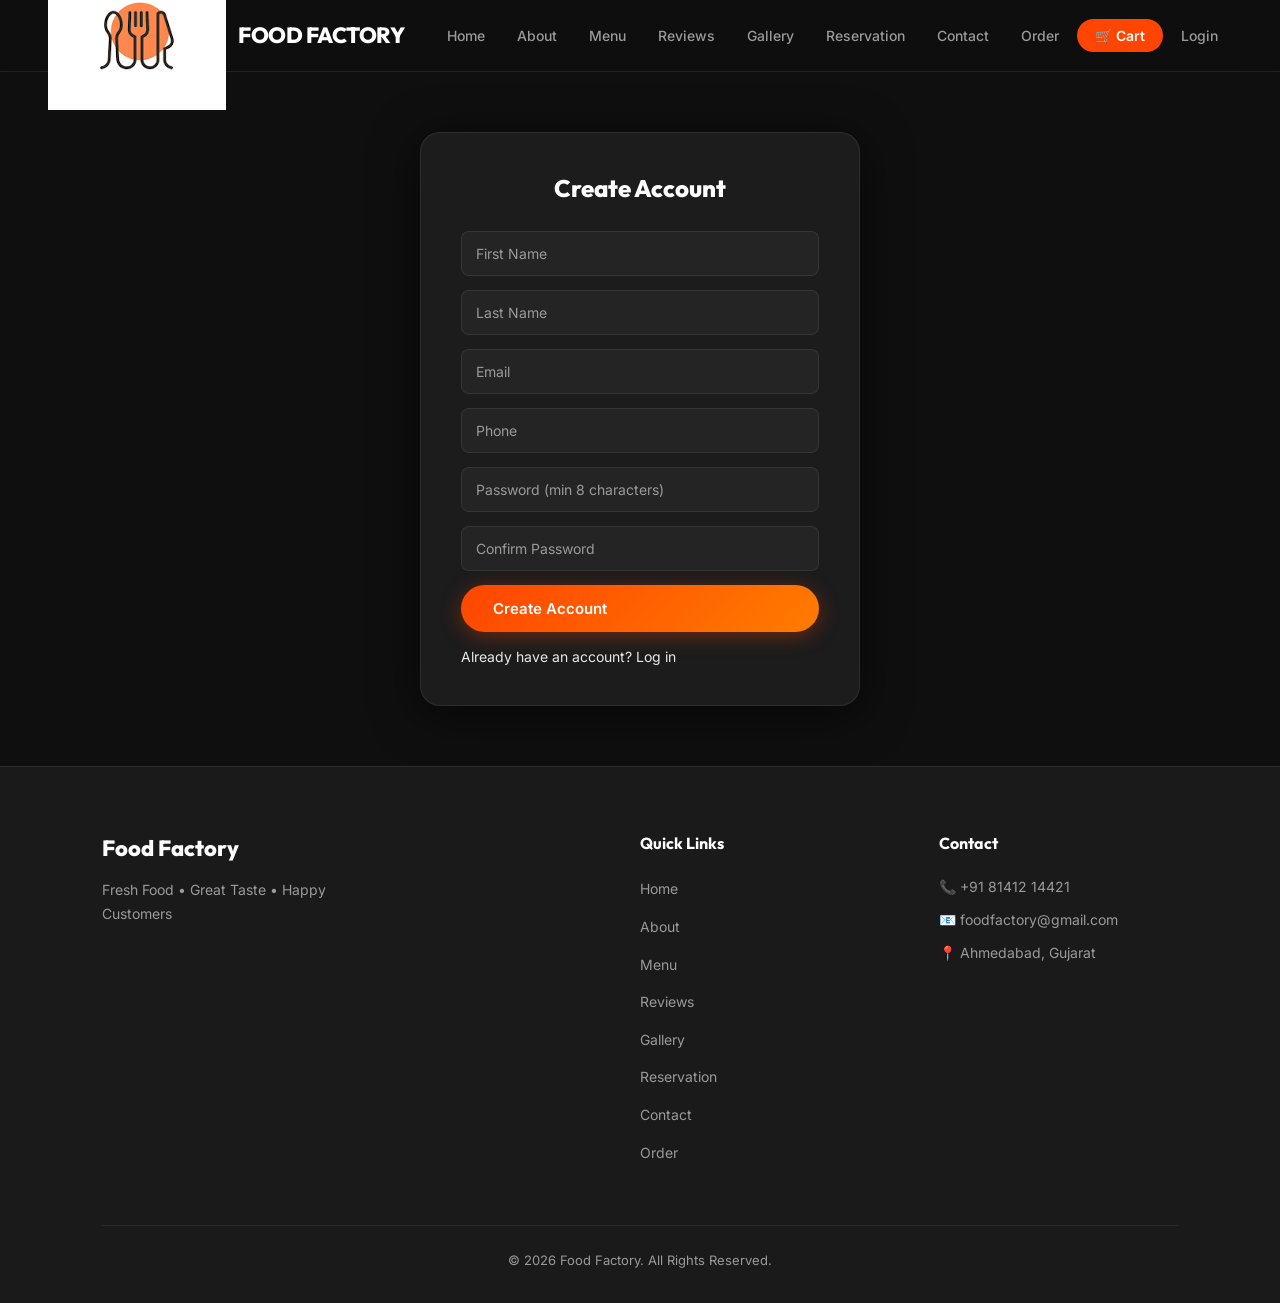
<file: preview/public/register.html>
<!DOCTYPE html>
<html lang="en">
<head>
    <meta charset="UTF-8">
    <title>Create Account - Food Factory</title>
<link rel="stylesheet" href="/assets/css/style4.css">
<link rel="stylesheet" href="/assets/css/site.css">
<meta name="viewport" content="width=device-width, initial-scale=1.0">
</head>
<body>
<header>
    <nav>
        <div class="logo">
            <img src="/assets/images/img.jpg" alt="Restaurant Logo">
            <h2>FOOD FACTORY</h2>
        </div>
        <div class="menu-toggle" id="menu-toggle">☰</div>
        <ul id="nav-menu">
            <li><a href="/public/index.php">Home</a></li>
            <li><a href="/public/about.php">About</a></li>
            <li><a href="/public/menu.php">Menu</a></li>
            <li><a href="/public/review.php">Reviews</a></li>
            <li><a href="/public/gallery.php">Gallery</a></li>
            <li><a href="/public/reservation.php">Reservation</a></li>
            <li><a href="/public/contact.php">Contact</a></li>
            <li><a href="/public/order.php">Order</a></li>
            <li><a href="/public/cart.php" class="cart-link">🛒 Cart</a></li>
                            <li><a href="/public/login.php">Login</a></li>
                    </ul>
    </nav>
</header>
<section class="section-wrap">
    <div class="login-box">
        <h2>Create Account</h2>
                <form method="post">
            <input type="hidden" name="csrf_token" value="7fc586123bdb010394cf9ba8e0f83a2567af04a2fde2626f0e6965ca4f3b13ec">            <input type="text" name="first_name" placeholder="First Name" value="" required>
            <input type="text" name="last_name" placeholder="Last Name" value="">
            <input type="email" name="email" placeholder="Email" value="" required>
            <input type="tel" name="phone" placeholder="Phone" value="" required>
            <input type="password" name="password" placeholder="Password (min 8 characters)" required>
            <input type="password" name="password_confirm" placeholder="Confirm Password" required>
            <button type="submit" class="btn" style="width:100%;">Create Account</button>
        </form>
        <p style="margin-top:14px;font-size:14px;">Already have an account? <a href="/public/login.php">Log in</a></p>
    </div>
</section>
<footer>
    <div class="footer-container">
        <div class="footer-logo">
            <h2>Food Factory</h2>
            <p>Fresh Food • Great Taste • Happy Customers</p>
        </div>
        <div class="footer-links">
            <h3>Quick Links</h3>
            <ul>
                <li><a href="/public/index.php">Home</a></li>
                <li><a href="/public/about.php">About</a></li>
                <li><a href="/public/menu.php">Menu</a></li>
                <li><a href="/public/review.php">Reviews</a></li>
                <li><a href="/public/gallery.php">Gallery</a></li>
                <li><a href="/public/reservation.php">Reservation</a></li>
                <li><a href="/public/contact.php">Contact</a></li>
                <li><a href="/public/order.php">Order</a></li>
            </ul>
        </div>
        <div class="footer-contact">
            <h3>Contact</h3>
            <p>📞 +91 81412 14421</p>
            <p>📧 foodfactory@gmail.com</p>
            <p>📍 Ahmedabad, Gujarat</p>
        </div>
    </div>
    <hr>
    <p class="copyright">© 2026 Food Factory. All Rights Reserved.</p>
</footer>
<script src="/assets/js/script.js"></script>
<script src="/assets/js/site.js"></script>
</body>
</html>
</file>
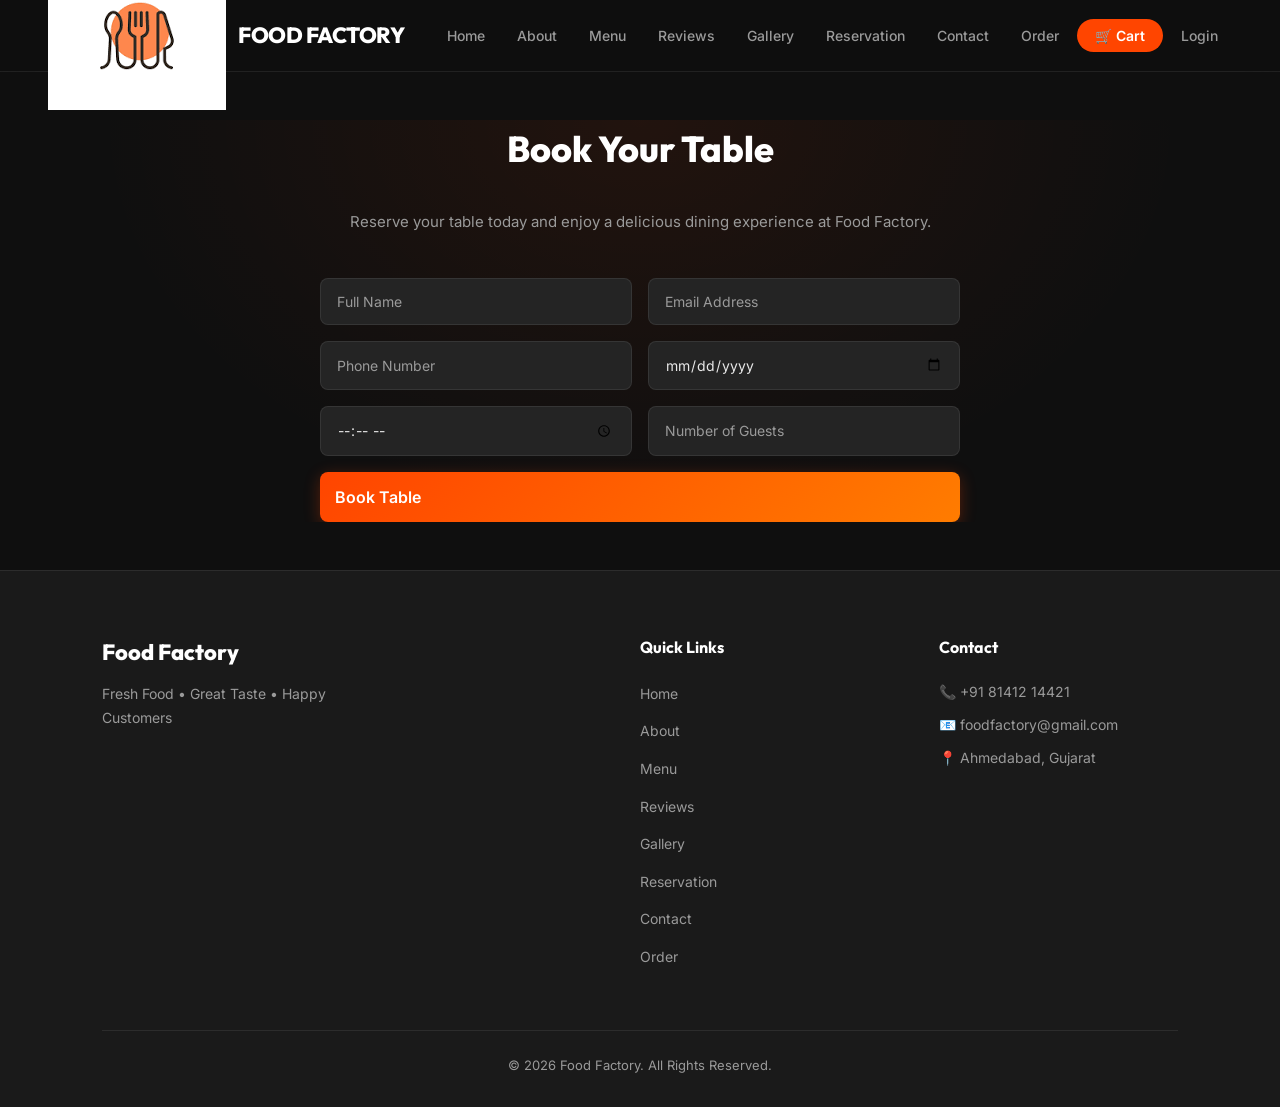
<file: preview/public/reservation.html>
<!DOCTYPE html>
<html lang="en">
<head>
    <meta charset="UTF-8">
    <title>Reservation - Food Factory</title>
<link rel="stylesheet" href="/assets/css/style4.css">
<link rel="stylesheet" href="/assets/css/site.css">
<meta name="viewport" content="width=device-width, initial-scale=1.0">
</head>
<body>
<header>
    <nav>
        <div class="logo">
            <img src="/assets/images/img.jpg" alt="Restaurant Logo">
            <h2>FOOD FACTORY</h2>
        </div>
        <div class="menu-toggle" id="menu-toggle">☰</div>
        <ul id="nav-menu">
            <li><a href="/public/index.php">Home</a></li>
            <li><a href="/public/about.php">About</a></li>
            <li><a href="/public/menu.php">Menu</a></li>
            <li><a href="/public/review.php">Reviews</a></li>
            <li><a href="/public/gallery.php">Gallery</a></li>
            <li><a href="/public/reservation.php">Reservation</a></li>
            <li><a href="/public/contact.php">Contact</a></li>
            <li><a href="/public/order.php">Order</a></li>
            <li><a href="/public/cart.php" class="cart-link">🛒 Cart</a></li>
                            <li><a href="/public/login.php">Login</a></li>
                    </ul>
    </nav>
</header>

<section class="reservation section-wrap" id="Reservation">
    <h2>Book Your Table</h2>
    <p class="reservation-text">Reserve your table today and enjoy a delicious dining experience at Food Factory.</p>

    
    <form action="/public/reservation.php" method="POST">
        <input type="hidden" name="csrf_token" value="37e283167d9c7ac75d2d47577c781644c7e881883319a7b63aa4a2282a92a02e">        <input type="text" name="name" placeholder="Full Name" value="" required>
        <input type="email" name="email" placeholder="Email Address" value="" required>
        <input type="tel" name="phone" placeholder="Phone Number" value="" required>
        <input type="date" name="date" min="2026-08-13" required>
        <input type="time" name="time" required>
        <input type="number" name="guests" placeholder="Number of Guests" min="1" max="20" required>
        <button type="submit" class="btn">Book Table</button>
    </form>
</section>

<footer>
    <div class="footer-container">
        <div class="footer-logo">
            <h2>Food Factory</h2>
            <p>Fresh Food • Great Taste • Happy Customers</p>
        </div>
        <div class="footer-links">
            <h3>Quick Links</h3>
            <ul>
                <li><a href="/public/index.php">Home</a></li>
                <li><a href="/public/about.php">About</a></li>
                <li><a href="/public/menu.php">Menu</a></li>
                <li><a href="/public/review.php">Reviews</a></li>
                <li><a href="/public/gallery.php">Gallery</a></li>
                <li><a href="/public/reservation.php">Reservation</a></li>
                <li><a href="/public/contact.php">Contact</a></li>
                <li><a href="/public/order.php">Order</a></li>
            </ul>
        </div>
        <div class="footer-contact">
            <h3>Contact</h3>
            <p>📞 +91 81412 14421</p>
            <p>📧 foodfactory@gmail.com</p>
            <p>📍 Ahmedabad, Gujarat</p>
        </div>
    </div>
    <hr>
    <p class="copyright">© 2026 Food Factory. All Rights Reserved.</p>
</footer>
<script src="/assets/js/script.js"></script>
<script src="/assets/js/site.js"></script>
</body>
</html>
</file>
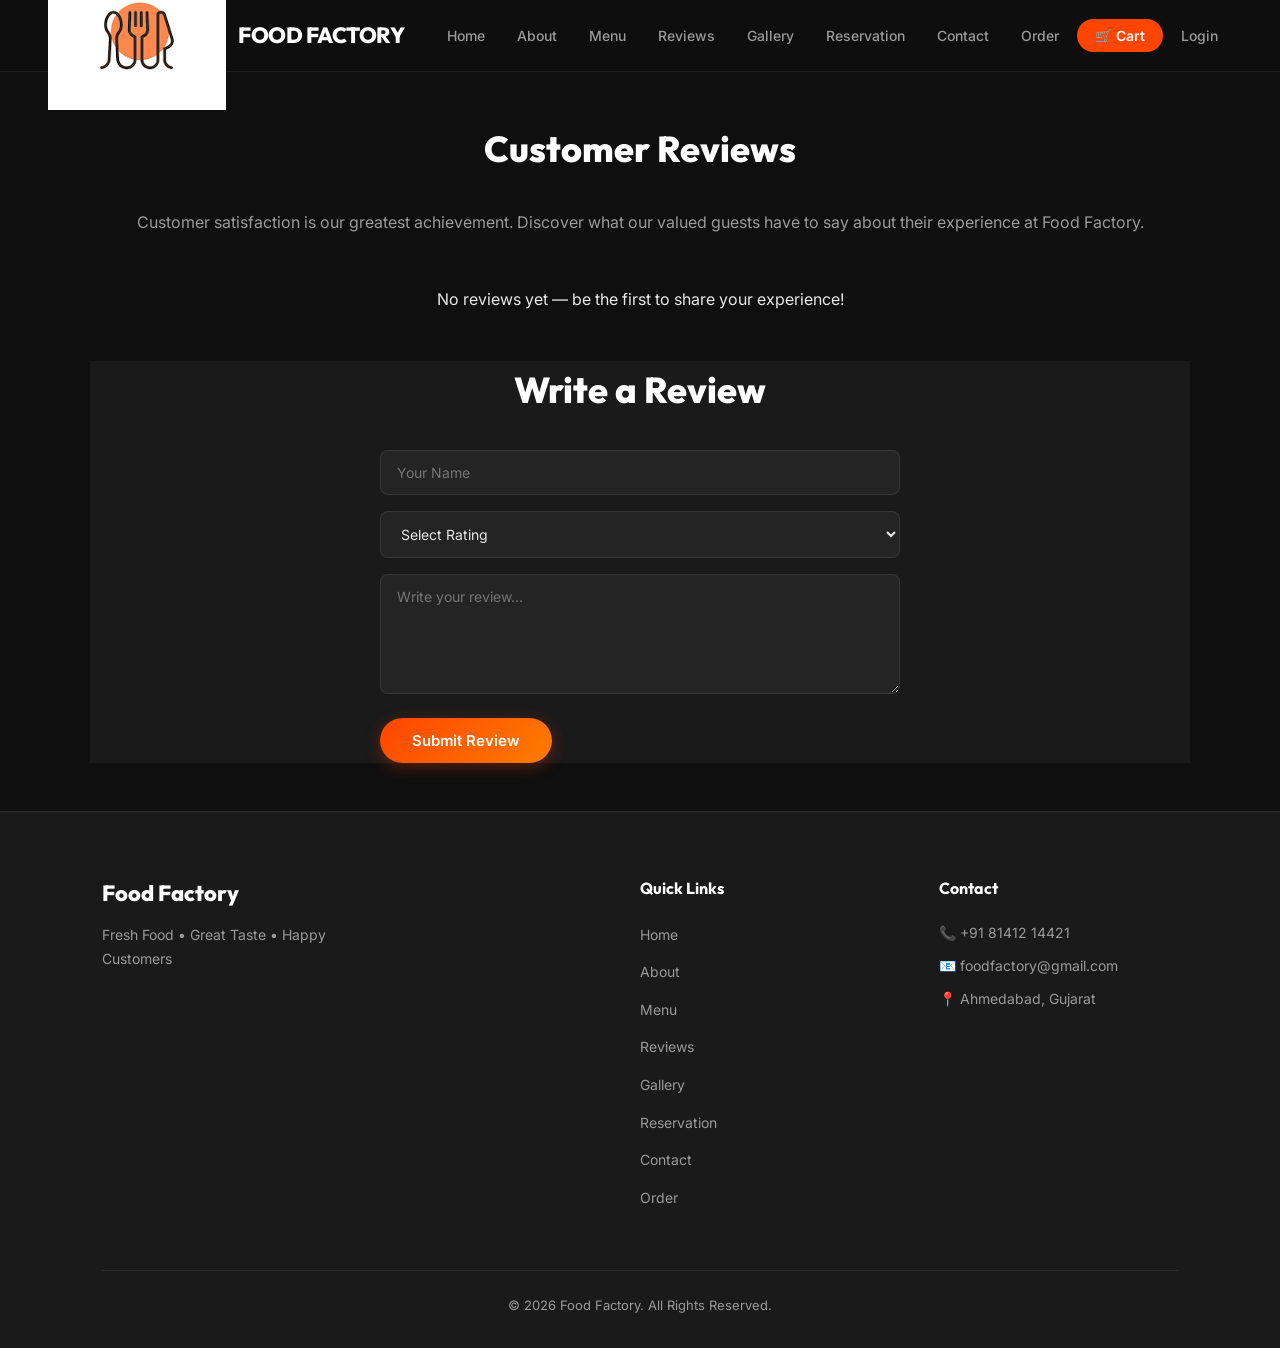
<file: preview/public/review.html>
<!DOCTYPE html>
<html lang="en">
<head>
    <meta charset="UTF-8">
    <title>Reviews - Food Factory</title>
<link rel="stylesheet" href="/assets/css/style4.css">
<link rel="stylesheet" href="/assets/css/site.css">
<meta name="viewport" content="width=device-width, initial-scale=1.0">
</head>
<body>
<header>
    <nav>
        <div class="logo">
            <img src="/assets/images/img.jpg" alt="Restaurant Logo">
            <h2>FOOD FACTORY</h2>
        </div>
        <div class="menu-toggle" id="menu-toggle">☰</div>
        <ul id="nav-menu">
            <li><a href="/public/index.php">Home</a></li>
            <li><a href="/public/about.php">About</a></li>
            <li><a href="/public/menu.php">Menu</a></li>
            <li><a href="/public/review.php">Reviews</a></li>
            <li><a href="/public/gallery.php">Gallery</a></li>
            <li><a href="/public/reservation.php">Reservation</a></li>
            <li><a href="/public/contact.php">Contact</a></li>
            <li><a href="/public/order.php">Order</a></li>
            <li><a href="/public/cart.php" class="cart-link">🛒 Cart</a></li>
                            <li><a href="/public/login.php">Login</a></li>
                    </ul>
    </nav>
</header>

<section class="reviews-page section-wrap">
    <h2>Customer Reviews</h2>
    <p class="review-text">Customer satisfaction is our greatest achievement. Discover what our valued guests have to say about their experience at Food Factory.</p>

    <div class="reviews-container">
                    <p>No reviews yet — be the first to share your experience!</p>
                    </div>
</section>

<section class="write-review section-wrap">
    <h2>Write a Review</h2>
        <form action="/public/review.php" method="POST">
        <input type="hidden" name="csrf_token" value="ce2f6150baf97df8d71ea60612b669e28bdf0b6de231d148039f8bf84964f5de">        <input type="text" name="name" placeholder="Your Name" value="" required>
        <select name="rating" required>
            <option value="">Select Rating</option>
            <option value="5">★★★★★</option>
            <option value="4">★★★★☆</option>
            <option value="3">★★★☆☆</option>
            <option value="2">★★☆☆☆</option>
            <option value="1">★☆☆☆☆</option>
        </select>
        <textarea name="review" rows="5" placeholder="Write your review..." required></textarea>
        <button type="submit" class="btn">Submit Review</button>
    </form>
</section>

<footer>
    <div class="footer-container">
        <div class="footer-logo">
            <h2>Food Factory</h2>
            <p>Fresh Food • Great Taste • Happy Customers</p>
        </div>
        <div class="footer-links">
            <h3>Quick Links</h3>
            <ul>
                <li><a href="/public/index.php">Home</a></li>
                <li><a href="/public/about.php">About</a></li>
                <li><a href="/public/menu.php">Menu</a></li>
                <li><a href="/public/review.php">Reviews</a></li>
                <li><a href="/public/gallery.php">Gallery</a></li>
                <li><a href="/public/reservation.php">Reservation</a></li>
                <li><a href="/public/contact.php">Contact</a></li>
                <li><a href="/public/order.php">Order</a></li>
            </ul>
        </div>
        <div class="footer-contact">
            <h3>Contact</h3>
            <p>📞 +91 81412 14421</p>
            <p>📧 foodfactory@gmail.com</p>
            <p>📍 Ahmedabad, Gujarat</p>
        </div>
    </div>
    <hr>
    <p class="copyright">© 2026 Food Factory. All Rights Reserved.</p>
</footer>
<script src="/assets/js/script.js"></script>
<script src="/assets/js/site.js"></script>
</body>
</html>
</file>
<file: assets/css/style4.css>
/* ============================================================
   FOOD FACTORY — PREMIUM DARK THEME
   Font: Outfit (headings) + Inter (body) via Google Fonts
   Accent: #ff4500 (orange-red) | Gold: #ffc107 | Dark: #0f0f0f
   ============================================================ */

@import url('https://fonts.googleapis.com/css2?family=Outfit:wght@300;400;500;600;700;800;900&family=Inter:wght@300;400;500;600;700&display=swap');

/* ── CSS Variables ── */
:root {
  --accent:    #ff4500;
  --accent-h:  #e63e00;
  --gold:      #ffc107;
  --dark:      #0f0f0f;
  --dark2:     #1a1a1a;
  --dark3:     #242424;
  --dark4:     #2e2e2e;
  --text:      #e8e8e8;
  --text-muted:#9a9a9a;
  --white:     #ffffff;
  --card-bg:   #1c1c1c;
  --border:    rgba(255,255,255,0.08);
  --radius:    14px;
  --radius-sm: 8px;
  --shadow:    0 4px 24px rgba(0,0,0,0.45);
  --shadow-lg: 0 8px 48px rgba(0,0,0,0.6);
  --nav-h:     72px;
  --transition: 0.3s cubic-bezier(0.4,0,0.2,1);
}

/* ── Reset ── */
*, *::before, *::after { margin:0; padding:0; box-sizing:border-box; }
html { scroll-behavior:smooth; font-size:16px; }
body {
  font-family: 'Inter', Arial, sans-serif;
  background: var(--dark);
  color: var(--text);
  padding-top: var(--nav-h);
  overflow-x: hidden;
  line-height: 1.6;
}
img { max-width:100%; height:auto; display:block; }
a { text-decoration:none; color:inherit; }
ul { list-style:none; }
button { font-family:inherit; cursor:pointer; }
input, select, textarea { font-family:inherit; }

/* ── Scrollbar ── */
::-webkit-scrollbar { width:6px; }
::-webkit-scrollbar-track { background: var(--dark2); }
::-webkit-scrollbar-thumb { background: var(--accent); border-radius:3px; }

/* ══════════════════════════════════════════
   NAVBAR
══════════════════════════════════════════ */
header {
  position: fixed;
  top: 0; left: 0;
  width: 100%;
  height: var(--nav-h);
  z-index: 1000;
  transition: var(--transition);
}
nav {
  display: flex;
  align-items: center;
  justify-content: space-between;
  height: 100%;
  padding: 0 48px;
  background: rgba(15,15,15,0.85);
  backdrop-filter: blur(20px);
  -webkit-backdrop-filter: blur(20px);
  border-bottom: 1px solid var(--border);
  transition: var(--transition);
}
header.scrolled nav {
  background: rgba(10,10,10,0.97);
  box-shadow: 0 2px 20px rgba(0,0,0,0.5);
}

/* Logo */
.logo {
  display: flex;
  align-items: center;
  gap: 12px;
  flex-shrink: 0;
}
.logo-icon {
  width: 42px; height: 42px;
  background: linear-gradient(135deg, var(--accent), #ff8c00);
  border-radius: 10px;
  display: flex; align-items:center; justify-content:center;
  font-size: 22px;
  box-shadow: 0 4px 12px rgba(255,69,0,0.4);
}
.logo h2 {
  font-family: 'Outfit', sans-serif;
  font-size: 22px;
  font-weight: 800;
  color: var(--white);
  letter-spacing: -0.5px;
}
.logo h2 span { color: var(--accent); }

/* Nav menu */
nav ul {
  display: flex;
  align-items: center;
  gap: 4px;
}
nav ul li a {
  font-family: 'Inter', sans-serif;
  font-size: 14px;
  font-weight: 500;
  color: var(--text-muted);
  padding: 8px 14px;
  border-radius: var(--radius-sm);
  transition: var(--transition);
  white-space: nowrap;
}
nav ul li a:hover,
nav ul li a.active {
  color: var(--white);
  background: rgba(255,255,255,0.07);
}
nav ul li a.cart-link {
  background: var(--accent);
  color: var(--white);
  padding: 8px 18px;
  border-radius: 50px;
  font-weight: 600;
  position: relative;
}
nav ul li a.cart-link:hover { background: var(--accent-h); }

/* User dropdown */
.nav-user-btn {
  display: flex;
  align-items: center;
  gap: 8px;
  background: var(--dark3);
  border: 1px solid var(--border);
  color: var(--text);
  padding: 7px 14px;
  border-radius: 50px;
  font-size: 13px;
  font-weight: 500;
  cursor: pointer;
  transition: var(--transition);
}
.nav-user-btn:hover { border-color: var(--accent); color: var(--accent); }
.nav-user-avatar {
  width: 26px; height: 26px;
  background: linear-gradient(135deg, var(--accent), #ff8c00);
  border-radius: 50%;
  display: flex; align-items:center; justify-content:center;
  font-size: 12px; font-weight:700; color:#fff;
}
.nav-dropdown { position: relative; }
.nav-dropdown-menu {
  position: absolute;
  top: calc(100% + 10px);
  right: 0;
  background: var(--dark3);
  border: 1px solid var(--border);
  border-radius: var(--radius);
  min-width: 180px;
  box-shadow: var(--shadow);
  padding: 8px 0;
  opacity: 0;
  pointer-events: none;
  transform: translateY(-8px);
  transition: var(--transition);
}
.nav-dropdown:hover .nav-dropdown-menu,
.nav-dropdown-menu.open {
  opacity: 1;
  pointer-events: all;
  transform: translateY(0);
}
.nav-dropdown-menu a {
  display: flex;
  align-items: center;
  gap: 10px;
  padding: 10px 16px;
  font-size: 13px;
  color: var(--text);
  transition: var(--transition);
}
.nav-dropdown-menu a:hover { background: rgba(255,255,255,0.06); color: var(--accent); }

/* Hamburger */
.menu-toggle {
  display: none;
  flex-direction: column;
  gap: 5px;
  cursor: pointer;
  padding: 8px;
  border-radius: var(--radius-sm);
  border: 1px solid var(--border);
  background: var(--dark3);
}
.menu-toggle span {
  width: 22px; height: 2px;
  background: var(--text);
  border-radius: 2px;
  transition: var(--transition);
  display: block;
}
.menu-toggle.open span:nth-child(1) { transform: rotate(45deg) translate(5px,5px); }
.menu-toggle.open span:nth-child(2) { opacity: 0; }
.menu-toggle.open span:nth-child(3) { transform: rotate(-45deg) translate(5px,-5px); }

/* Mobile drawer overlay */
.nav-overlay {
  display: none;
  position: fixed; inset: 0;
  background: rgba(0,0,0,0.7);
  z-index: 998;
  opacity: 0;
  transition: opacity 0.3s;
}
.nav-overlay.active { opacity: 1; }

/* ══════════════════════════════════════════
   HERO SECTION
══════════════════════════════════════════ */
.hero {
  height: 100vh;
  min-height: 600px;
  position: relative;
  display: flex;
  flex-direction: column;
  justify-content: center;
  align-items: center;
  text-align: center;
  overflow: hidden;
  background: var(--dark);
}
.hero-bg {
  position: absolute; inset: 0;
  background-image: url('/assets/images/hero.jpg');
  background-size: cover;
  background-position: center;
  transform: scale(1.08);
  transition: transform 12s ease;
  filter: brightness(0.35);
}
.hero-bg.loaded { transform: scale(1); }
.hero-overlay {
  position: absolute; inset: 0;
  background: linear-gradient(
    to bottom,
    rgba(15,15,15,0.3) 0%,
    rgba(255,69,0,0.08) 50%,
    rgba(15,15,15,0.8) 100%
  );
}
.hero-content {
  position: relative; z-index: 2;
  max-width: 800px;
  padding: 0 24px;
  animation: heroFadeIn 1s ease forwards;
}
@keyframes heroFadeIn {
  from { opacity:0; transform: translateY(30px); }
  to   { opacity:1; transform: translateY(0); }
}
.hero-tag {
  display: inline-flex;
  align-items: center;
  gap: 8px;
  background: rgba(255,69,0,0.15);
  border: 1px solid rgba(255,69,0,0.3);
  color: var(--accent);
  font-size: 13px;
  font-weight: 600;
  padding: 6px 16px;
  border-radius: 50px;
  margin-bottom: 20px;
  letter-spacing: 0.5px;
  text-transform: uppercase;
}
.hero h2 {
  font-family: 'Outfit', sans-serif;
  font-size: clamp(38px, 6vw, 72px);
  font-weight: 900;
  color: var(--white);
  line-height: 1.1;
  margin-bottom: 20px;
  text-shadow: 0 2px 20px rgba(0,0,0,0.5);
}
.hero h2 .highlight { color: var(--accent); }
.hero p {
  font-size: clamp(16px, 2vw, 20px);
  color: rgba(255,255,255,0.8);
  margin-bottom: 40px;
  max-width: 520px;
  margin-left: auto;
  margin-right: auto;
}
.hero-buttons {
  display: flex;
  gap: 16px;
  justify-content: center;
  flex-wrap: wrap;
}

/* Scroll indicator */
.hero-scroll {
  position: absolute;
  bottom: 32px; left: 50%;
  transform: translateX(-50%);
  display: flex; flex-direction:column; align-items:center;
  gap: 8px; color: rgba(255,255,255,0.4); font-size:12px;
  animation: bounce 2s infinite;
}
.hero-scroll .arrow { font-size:20px; }
@keyframes bounce {
  0%,100% { transform: translateX(-50%) translateY(0); }
  50%      { transform: translateX(-50%) translateY(8px); }
}

/* Stats bar */
.stats-bar {
  background: var(--dark2);
  border-top: 1px solid var(--border);
  border-bottom: 1px solid var(--border);
  padding: 32px 48px;
  display: flex;
  justify-content: center;
  gap: 80px;
  flex-wrap: wrap;
}
.stat-item { text-align: center; }
.stat-item .stat-num {
  font-family: 'Outfit', sans-serif;
  font-size: 36px;
  font-weight: 800;
  color: var(--accent);
  line-height: 1;
}
.stat-item .stat-label {
  font-size: 13px;
  color: var(--text-muted);
  margin-top: 6px;
  text-transform: uppercase;
  letter-spacing: 0.8px;
}

/* ══════════════════════════════════════════
   BUTTONS
══════════════════════════════════════════ */
.btn {
  display: inline-flex;
  align-items: center;
  gap: 8px;
  padding: 14px 32px;
  background: linear-gradient(135deg, var(--accent), #ff7c00);
  color: var(--white);
  font-family: 'Inter', sans-serif;
  font-size: 15px;
  font-weight: 600;
  border-radius: 50px;
  border: none;
  transition: var(--transition);
  box-shadow: 0 4px 20px rgba(255,69,0,0.35);
  cursor: pointer;
  text-decoration: none;
}
.btn:hover {
  transform: translateY(-2px);
  box-shadow: 0 8px 28px rgba(255,69,0,0.5);
  background: linear-gradient(135deg, var(--accent-h), #e67000);
  color: var(--white);
}
.btn:active { transform: translateY(0); }

.btn2 {
  display: inline-flex;
  align-items: center;
  gap: 8px;
  padding: 14px 32px;
  background: transparent;
  color: var(--white);
  font-family: 'Inter', sans-serif;
  font-size: 15px;
  font-weight: 600;
  border-radius: 50px;
  border: 2px solid rgba(255,255,255,0.4);
  transition: var(--transition);
  cursor: pointer;
  text-decoration: none;
}
.btn2:hover {
  border-color: var(--white);
  background: rgba(255,255,255,0.08);
  color: var(--white);
}

.btn3 {
  display: inline-flex;
  align-items: center;
  gap: 8px;
  padding: 12px 28px;
  background: transparent;
  color: var(--accent);
  font-size: 14px;
  font-weight: 600;
  border-radius: 50px;
  border: 2px solid var(--accent);
  transition: var(--transition);
  cursor: pointer;
  text-decoration: none;
}
.btn3:hover { background: var(--accent); color: var(--white); }

.btn-outline {
  display: inline-flex;
  align-items: center;
  gap: 8px;
  padding: 10px 24px;
  background: transparent;
  color: var(--text-muted);
  font-size: 13px;
  font-weight: 500;
  border-radius: var(--radius-sm);
  border: 1px solid var(--border);
  transition: var(--transition);
  cursor: pointer;
  text-decoration: none;
}
.btn-outline:hover { border-color: var(--accent); color: var(--accent); }

/* ══════════════════════════════════════════
   SECTION HEADINGS
══════════════════════════════════════════ */
.section-heading {
  text-align: center;
  margin-bottom: 56px;
}
.section-heading .label {
  display: inline-block;
  font-size: 12px;
  font-weight: 700;
  text-transform: uppercase;
  letter-spacing: 2px;
  color: var(--accent);
  margin-bottom: 12px;
}
.section-heading h2 {
  font-family: 'Outfit', sans-serif;
  font-size: clamp(28px, 4vw, 44px);
  font-weight: 800;
  color: var(--white);
  margin-bottom: 16px;
  line-height: 1.2;
}
.section-heading p {
  font-size: 16px;
  color: var(--text-muted);
  max-width: 540px;
  margin: 0 auto;
  line-height: 1.7;
}

/* ══════════════════════════════════════════
   ABOUT SECTION
══════════════════════════════════════════ */
.about {
  padding: 100px 8%;
  background: var(--dark2);
  display: flex;
  gap: 80px;
  align-items: center;
}
.about-image { flex: 1; }
.about-image img {
  width: 100%;
  max-width: 520px;
  border-radius: 20px;
  box-shadow: var(--shadow-lg);
  border: 1px solid var(--border);
  object-fit: cover;
  aspect-ratio: 4/3;
}
.about-content { flex: 1; }
.about-content .label {
  display: inline-block;
  font-size: 12px;
  font-weight: 700;
  text-transform: uppercase;
  letter-spacing: 2px;
  color: var(--accent);
  margin-bottom: 16px;
}
.about-content h2 {
  font-family: 'Outfit', sans-serif;
  font-size: clamp(28px, 3.5vw, 40px);
  font-weight: 800;
  color: var(--white);
  margin-bottom: 20px;
  line-height: 1.2;
}
.about-content p {
  font-size: 15px;
  color: var(--text-muted);
  line-height: 1.8;
  margin-bottom: 16px;
}
.about-content h3 {
  font-family: 'Outfit', sans-serif;
  font-size: 20px;
  font-weight: 700;
  color: var(--gold);
  margin: 24px 0 10px;
}
.about-features {
  display: flex;
  gap: 24px;
  margin: 28px 0;
  flex-wrap: wrap;
}
.about-feat {
  display: flex;
  align-items: center;
  gap: 10px;
  font-size: 14px;
  color: var(--text-muted);
}
.about-feat .icon {
  width: 36px; height: 36px;
  background: rgba(255,69,0,0.12);
  border-radius: var(--radius-sm);
  display: flex; align-items:center; justify-content:center;
  font-size: 16px;
  flex-shrink: 0;
}
.about-btn {
  display: inline-flex;
  align-items: center;
  gap: 8px;
  background: linear-gradient(135deg, var(--accent), #ff7c00);
  color: var(--white);
  padding: 13px 28px;
  border-radius: 50px;
  font-size: 14px;
  font-weight: 600;
  transition: var(--transition);
  margin-top: 8px;
  box-shadow: 0 4px 16px rgba(255,69,0,0.3);
}
.about-btn:hover {
  transform: translateY(-2px);
  box-shadow: 0 8px 24px rgba(255,69,0,0.45);
}

/* ══════════════════════════════════════════
   MENU SECTION (Home featured)
══════════════════════════════════════════ */
.menu {
  padding: 100px 8%;
  background: var(--dark);
}
.menu h2 {
  text-align: center;
  font-family: 'Outfit', sans-serif;
  font-size: clamp(28px, 4vw, 42px);
  font-weight: 800;
  color: var(--white);
  margin-bottom: 56px;
}
.menu-container {
  display: flex;
  justify-content: center;
  flex-wrap: wrap;
  gap: 28px;
}
.menu-card {
  width: 320px;
  background: var(--card-bg);
  border-radius: 20px;
  overflow: hidden;
  border: 1px solid var(--border);
  box-shadow: var(--shadow);
  transition: var(--transition);
  position: relative;
}
.menu-card:hover {
  transform: translateY(-8px);
  border-color: rgba(255,69,0,0.3);
  box-shadow: 0 16px 48px rgba(0,0,0,0.5);
}
.menu-card img {
  width: 100%;
  height: 220px;
  object-fit: cover;
  transition: transform 0.5s ease;
}
.menu-card:hover img { transform: scale(1.05); }
.menu-card h3 {
  font-family: 'Outfit', sans-serif;
  font-size: 18px;
  font-weight: 700;
  color: var(--white);
  padding: 16px 16px 6px;
}
.menu-card p {
  font-size: 13px;
  color: var(--text-muted);
  padding: 0 16px 12px;
  line-height: 1.6;
}
.menu-card h4 {
  font-family: 'Outfit', sans-serif;
  font-size: 20px;
  font-weight: 800;
  color: var(--accent);
  padding: 0 16px 16px;
}
.menu-btn { text-align: center; margin-top: 48px; }

/* ══════════════════════════════════════════
   REVIEWS SECTION
══════════════════════════════════════════ */
.reviews {
  padding: 100px 8%;
  background: var(--dark2);
}
.reviews h2 {
  text-align: center;
  font-family: 'Outfit', sans-serif;
  font-size: clamp(28px, 4vw, 42px);
  font-weight: 800;
  color: var(--white);
  margin-bottom: 12px;
}
.review-text {
  text-align: center;
  color: var(--text-muted);
  font-size: 16px;
  margin-bottom: 52px;
}
.reviews-container {
  display: flex;
  justify-content: center;
  gap: 24px;
  flex-wrap: wrap;
}
.review-card {
  width: 300px;
  background: var(--card-bg);
  border: 1px solid var(--border);
  padding: 28px;
  border-radius: 20px;
  text-align: center;
  box-shadow: var(--shadow);
  transition: var(--transition);
  position: relative;
}
.review-card::before {
  content: '"';
  position: absolute;
  top: 14px; left: 20px;
  font-size: 48px;
  color: rgba(255,69,0,0.15);
  font-family: Georgia, serif;
  line-height: 1;
}
.review-card:hover {
  transform: translateY(-6px);
  border-color: rgba(255,69,0,0.25);
}
.review-avatar {
  width: 52px; height: 52px;
  border-radius: 50%;
  background: linear-gradient(135deg, var(--accent), #ff8c00);
  display: flex; align-items:center; justify-content:center;
  font-family: 'Outfit', sans-serif;
  font-size: 20px; font-weight: 700;
  color: var(--white);
  margin: 0 auto 14px;
}
.review-card h3 {
  font-family: 'Outfit', sans-serif;
  font-size: 16px;
  font-weight: 700;
  color: var(--white);
  margin-bottom: 10px;
}
.stars { color: var(--gold); font-size: 18px; margin-bottom: 12px; letter-spacing: 2px; }
.review-card p { color: var(--text-muted); font-size: 13px; line-height: 1.7; }
.reviews-btn { text-align: center; margin-top: 44px; }

/* Reviews page specific */
.reviews-page { padding: 60px 8%; }
.reviews-page h2 {
  text-align: center;
  font-family: 'Outfit', sans-serif;
  font-size: clamp(26px, 3.5vw, 40px);
  font-weight: 800;
  color: var(--white);
  margin-bottom: 12px;
}

/* Write review */
.write-review {
  padding: 60px 8%;
  background: var(--dark2);
  text-align: center;
}
.write-review h2 {
  font-family: 'Outfit', sans-serif;
  font-size: clamp(24px, 3vw, 36px);
  font-weight: 800;
  color: var(--white);
  margin-bottom: 10px;
}
.review-form-text { color: var(--text-muted); font-size: 15px; margin-bottom: 32px; }
.write-review form { max-width: 520px; margin: auto; text-align: left; }
.write-review input,
.write-review select,
.write-review textarea {
  width: 100%;
  padding: 13px 16px;
  margin-bottom: 16px;
  background: var(--dark3);
  border: 1px solid var(--border);
  border-radius: var(--radius-sm);
  color: var(--text);
  font-size: 14px;
  transition: var(--transition);
}
.write-review input:focus,
.write-review select:focus,
.write-review textarea:focus {
  outline: none;
  border-color: var(--accent);
  box-shadow: 0 0 0 3px rgba(255,69,0,0.12);
}
.write-review select { background-color: var(--dark3); }
.write-review textarea { resize: vertical; min-height: 120px; }
.write-review button {
  padding: 13px 32px;
  background: linear-gradient(135deg, var(--accent), #ff7c00);
  color: var(--white);
  border: none;
  border-radius: 50px;
  font-size: 15px;
  font-weight: 600;
  transition: var(--transition);
  box-shadow: 0 4px 16px rgba(255,69,0,0.3);
}
.write-review button:hover {
  transform: translateY(-2px);
  box-shadow: 0 8px 24px rgba(255,69,0,0.45);
}

/* Star rating interactive */
.star-rating { display: flex; gap: 8px; margin-bottom: 16px; }
.star-rating .star {
  font-size: 32px;
  color: var(--dark4);
  cursor: pointer;
  transition: color 0.2s, transform 0.2s;
}
.star-rating .star.active,
.star-rating .star:hover { color: var(--gold); transform: scale(1.15); }

/* ══════════════════════════════════════════
   GALLERY
══════════════════════════════════════════ */
.gallery {
  padding: 100px 8%;
  background: var(--dark);
}
.gallery h2 {
  text-align: center;
  font-family: 'Outfit', sans-serif;
  font-size: clamp(28px, 4vw, 42px);
  font-weight: 800;
  color: var(--white);
  margin-bottom: 12px;
}
.gallery-text { text-align:center; color:var(--text-muted); font-size:15px; margin-bottom:44px; }
.gallery-container {
  display: grid;
  grid-template-columns: repeat(auto-fill, minmax(280px, 1fr));
  gap: 16px;
}
.gallery-card {
  position: relative;
  border-radius: 14px;
  overflow: hidden;
  aspect-ratio: 4/3;
  border: 1px solid var(--border);
}
.gallery-card img {
  width: 100%; height: 100%;
  object-fit: cover;
  transition: transform 0.5s ease;
}
.gallery-card:hover img { transform: scale(1.08); }
.gallery-card-overlay {
  position: absolute; inset: 0;
  background: linear-gradient(to top, rgba(15,15,15,0.8) 0%, transparent 60%);
  display: flex; align-items: flex-end;
  padding: 16px;
  opacity: 0;
  transition: opacity 0.3s;
}
.gallery-card:hover .gallery-card-overlay { opacity: 1; }
.gallery-card-overlay span {
  color: var(--white);
  font-family: 'Outfit', sans-serif;
  font-size: 16px;
  font-weight: 600;
}

/* ══════════════════════════════════════════
   CONTACT SECTION
══════════════════════════════════════════ */
.contact {
  padding: 100px 8%;
  background: var(--dark2);
}
.contact h2 {
  text-align: center;
  font-family: 'Outfit', sans-serif;
  font-size: clamp(28px, 4vw, 42px);
  font-weight: 800;
  color: var(--white);
  margin-bottom: 56px;
}
.contact-container {
  display: flex;
  gap: 60px;
  max-width: 1100px;
  margin: 0 auto;
}
.contact-info { flex: 1; }
.contact-info h3 {
  font-family: 'Outfit', sans-serif;
  font-size: 24px;
  font-weight: 700;
  color: var(--white);
  margin-bottom: 28px;
}
.contact-info-item {
  display: flex;
  align-items: flex-start;
  gap: 16px;
  margin-bottom: 24px;
}
.contact-info-icon {
  width: 44px; height: 44px;
  background: rgba(255,69,0,0.12);
  border: 1px solid rgba(255,69,0,0.2);
  border-radius: 10px;
  display: flex; align-items:center; justify-content:center;
  font-size: 18px;
  flex-shrink: 0;
}
.contact-info-text strong {
  display: block;
  color: var(--white);
  font-size: 14px;
  font-weight: 600;
  margin-bottom: 4px;
}
.contact-info-text span {
  color: var(--text-muted);
  font-size: 14px;
  line-height: 1.6;
}
.contact-info p { /* fallback for old markup */
  font-size: 15px;
  color: var(--text-muted);
  margin-bottom: 16px;
  line-height: 1.8;
}
.contact-form { flex: 1; }
.contact-form h3 {
  font-family: 'Outfit', sans-serif;
  font-size: 24px;
  font-weight: 700;
  color: var(--white);
  margin-bottom: 24px;
}
.contact-form form { display: flex; flex-direction: column; }
.contact-form input,
.contact-form textarea {
  padding: 13px 16px;
  margin-bottom: 16px;
  background: var(--dark3);
  border: 1px solid var(--border);
  border-radius: var(--radius-sm);
  color: var(--text);
  font-size: 14px;
  transition: var(--transition);
}
.contact-form input:focus,
.contact-form textarea:focus {
  outline: none;
  border-color: var(--accent);
  box-shadow: 0 0 0 3px rgba(255,69,0,0.1);
}
.contact-form input::placeholder,
.contact-form textarea::placeholder { color: var(--text-muted); }
.contact-form textarea { resize: vertical; min-height: 140px; }
.contact-form button {
  padding: 14px;
  background: linear-gradient(135deg, var(--accent), #ff7c00);
  color: var(--white);
  border: none;
  border-radius: var(--radius-sm);
  font-size: 15px;
  font-weight: 600;
  transition: var(--transition);
  box-shadow: 0 4px 16px rgba(255,69,0,0.3);
}
.contact-form button:hover { transform: translateY(-2px); box-shadow: 0 8px 24px rgba(255,69,0,0.45); }

/* ══════════════════════════════════════════
   FOOTER
══════════════════════════════════════════ */
footer {
  background: var(--dark2);
  border-top: 1px solid var(--border);
  padding: 64px 8% 32px;
}
.footer-container {
  display: grid;
  grid-template-columns: 2fr 1fr 1fr;
  gap: 60px;
  margin-bottom: 48px;
}
.footer-logo h2 {
  font-family: 'Outfit', sans-serif;
  font-size: 22px;
  font-weight: 800;
  color: var(--white);
  margin-bottom: 12px;
}
.footer-logo h2 span { color: var(--accent); }
.footer-logo p {
  color: var(--text-muted);
  font-size: 14px;
  line-height: 1.7;
  max-width: 280px;
  margin-bottom: 24px;
}
.footer-social { display: flex; gap: 10px; }
.footer-social a {
  width: 36px; height: 36px;
  background: var(--dark3);
  border: 1px solid var(--border);
  border-radius: var(--radius-sm);
  display: flex; align-items:center; justify-content:center;
  font-size: 16px;
  transition: var(--transition);
}
.footer-social a:hover { background: var(--accent); border-color: var(--accent); }
.footer-links h3,
.footer-contact h3 {
  font-family: 'Outfit', sans-serif;
  font-size: 16px;
  font-weight: 700;
  color: var(--white);
  margin-bottom: 20px;
}
.footer-links ul li { margin-bottom: 12px; }
.footer-links ul li a {
  color: var(--text-muted);
  font-size: 14px;
  transition: var(--transition);
}
.footer-links ul li a:hover { color: var(--accent); padding-left: 4px; }
.footer-contact p {
  color: var(--text-muted);
  font-size: 14px;
  margin-bottom: 12px;
  display: flex;
  align-items: center;
  gap: 10px;
  line-height: 1.5;
}
footer hr { border: none; border-top: 1px solid var(--border); margin-bottom: 24px; }
.copyright { text-align: center; color: var(--text-muted); font-size: 13px; }

/* ══════════════════════════════════════════
   RESERVATION
══════════════════════════════════════════ */
.reservation {
  padding: 100px 8%;
  background: var(--dark);
  text-align: center;
  position: relative;
  overflow: hidden;
}
.reservation::before {
  content: '';
  position: absolute; inset: 0;
  background: radial-gradient(ellipse at 50% 0%, rgba(255,69,0,0.08) 0%, transparent 70%);
  pointer-events: none;
}
.reservation h2 {
  font-family: 'Outfit', sans-serif;
  font-size: clamp(28px, 4vw, 42px);
  font-weight: 800;
  color: var(--white);
  margin-bottom: 10px;
  position: relative;
}
.reservation-text { color: var(--text-muted); margin-bottom: 44px; font-size: 15px; position: relative; }
.reservation form {
  max-width: 640px;
  margin: auto;
  display: grid;
  grid-template-columns: 1fr 1fr;
  gap: 16px;
  position: relative;
}
.reservation input,
.reservation select {
  padding: 14px 16px;
  background: var(--dark3);
  border: 1px solid var(--border);
  border-radius: var(--radius-sm);
  color: var(--text);
  font-size: 14px;
  width: 100%;
  transition: var(--transition);
}
.reservation input:focus,
.reservation select:focus {
  outline: none;
  border-color: var(--accent);
  box-shadow: 0 0 0 3px rgba(255,69,0,0.1);
}
.reservation input::placeholder { color: var(--text-muted); }
.reservation .full-col { grid-column: 1 / -1; }
.reservation button {
  grid-column: 1 / -1;
  padding: 15px;
  background: linear-gradient(135deg, var(--accent), #ff7c00);
  color: var(--white);
  border: none;
  border-radius: var(--radius-sm);
  font-size: 16px;
  font-weight: 600;
  transition: var(--transition);
  box-shadow: 0 4px 16px rgba(255,69,0,0.3);
}
.reservation button:hover { transform: translateY(-2px); box-shadow: 0 8px 24px rgba(255,69,0,0.45); }

/* Success box */
.box {
  max-width: 480px;
  margin: 80px auto;
  background: var(--card-bg);
  border: 1px solid var(--border);
  padding: 48px 40px;
  border-radius: 20px;
  text-align: center;
  box-shadow: var(--shadow-lg);
}
.box .success-icon {
  width: 72px; height: 72px;
  border-radius: 50%;
  background: rgba(34,197,94,0.12);
  border: 2px solid rgba(34,197,94,0.3);
  display: flex; align-items:center; justify-content:center;
  font-size: 32px;
  margin: 0 auto 24px;
  animation: scaleIn 0.5s cubic-bezier(0.34,1.56,0.64,1);
}
@keyframes scaleIn {
  from { transform: scale(0); opacity: 0; }
  to   { transform: scale(1); opacity: 1; }
}
.box h1 {
  font-family: 'Outfit', sans-serif;
  font-size: 26px;
  font-weight: 800;
  color: #22c55e;
  margin-bottom: 12px;
}
.box p { color: var(--text-muted); font-size: 15px; margin: 8px 0; line-height: 1.7; }

/* ══════════════════════════════════════════
   WHY CHOOSE US (Home)
══════════════════════════════════════════ */
.why-us {
  padding: 100px 8%;
  background: var(--dark3);
}
.why-grid {
  display: grid;
  grid-template-columns: repeat(auto-fit, minmax(220px, 1fr));
  gap: 24px;
  max-width: 1100px;
  margin: 0 auto;
}
.why-card {
  background: var(--card-bg);
  border: 1px solid var(--border);
  border-radius: 18px;
  padding: 32px 24px;
  text-align: center;
  transition: var(--transition);
}
.why-card:hover {
  border-color: rgba(255,69,0,0.3);
  transform: translateY(-4px);
  box-shadow: 0 12px 40px rgba(0,0,0,0.4);
}
.why-icon {
  width: 56px; height: 56px;
  border-radius: 14px;
  background: rgba(255,69,0,0.1);
  border: 1px solid rgba(255,69,0,0.2);
  display: flex; align-items:center; justify-content:center;
  font-size: 26px;
  margin: 0 auto 18px;
}
.why-card h3 {
  font-family: 'Outfit', sans-serif;
  font-size: 17px;
  font-weight: 700;
  color: var(--white);
  margin-bottom: 10px;
}
.why-card p { color: var(--text-muted); font-size: 13px; line-height: 1.7; }

/* ══════════════════════════════════════════
   RESPONSIVE
══════════════════════════════════════════ */
@media (max-width: 1024px) {
  nav { padding: 0 24px; }
  .stats-bar { gap: 40px; padding: 28px 24px; }
  .about { flex-direction: column; gap: 48px; padding: 72px 6%; }
  .about-content { max-width: 100%; }
  .footer-container { grid-template-columns: 1fr 1fr; }
  .contact-container { flex-direction: column; }
}

@media (max-width: 768px) {
  :root { --nav-h: 64px; }
  .menu-toggle { display: flex; }
  nav ul {
    position: fixed;
    top: 0; left: -280px;
    width: 280px; height: 100vh;
    flex-direction: column;
    background: var(--dark2);
    padding: 80px 20px 40px;
    z-index: 999;
    gap: 4px;
    border-right: 1px solid var(--border);
    transition: left 0.3s ease;
    overflow-y: auto;
  }
  nav ul.active { left: 0; }
  nav ul li { width: 100%; }
  nav ul li a {
    display: block;
    padding: 12px 16px;
    font-size: 15px;
    border-radius: var(--radius-sm);
  }
  .nav-overlay { display: block; position: fixed; }
  .hero-buttons { flex-direction: column; align-items: center; }
  .stats-bar { gap: 24px; }
  .footer-container { grid-template-columns: 1fr; gap: 32px; }
  .reservation form { grid-template-columns: 1fr; }
  .gallery-container { grid-template-columns: repeat(auto-fill, minmax(220px, 1fr)); }
  .about { padding: 60px 6%; }
  .menu { padding: 72px 6%; }
  .reviews { padding: 72px 6%; }
  .contact { padding: 72px 6%; }
  .gallery { padding: 72px 6%; }
  .why-us { padding: 72px 6%; }
  .reviews-page { padding: 48px 6%; }
  .write-review { padding: 48px 6%; }
}

@media (max-width: 480px) {
  .hero h2 { font-size: 32px; }
  .hero p { font-size: 15px; }
  .menu-card { width: 100%; }
  .review-card { width: 100%; }
  .stat-item .stat-num { font-size: 28px; }
  .btn, .btn2 { padding: 12px 24px; font-size: 14px; }
  .box { padding: 36px 24px; margin: 48px 20px; }
}
</file>
<file: assets/css/site.css>
/* ============================================================
   FOOD FACTORY — SITE.CSS (Component & Platform Styles)
   Augments style4.css for the ordering platform.
   ============================================================ */

/* ── Cart Badge ── */
.cart-link { position: relative; }
.cart-badge {
  background: var(--gold);
  color: #000;
  border-radius: 50%;
  font-size: 10px;
  font-weight: 800;
  padding: 1px 5px;
  margin-left: 4px;
  vertical-align: top;
  animation: pulse 2s infinite;
}
@keyframes pulse {
  0%,100% { box-shadow: 0 0 0 0 rgba(255,193,7,0.5); }
  50%      { box-shadow: 0 0 0 5px rgba(255,193,7,0); }
}

/* ── Flash Alerts ── */
.alert {
  padding: 14px 20px;
  margin: 12px auto;
  max-width: 960px;
  border-radius: var(--radius-sm);
  font-size: 14px;
  font-weight: 500;
  display: flex;
  align-items: center;
  gap: 10px;
}
.alert-error   { background: rgba(179,38,30,0.12); color: #ff6b6b; border: 1px solid rgba(179,38,30,0.25); }
.alert-success { background: rgba(34,197,94,0.1);  color: #4ade80; border: 1px solid rgba(34,197,94,0.2); }
.field-error { color: #ff6b6b; font-size: 12px; margin: -6px 0 8px; display:block; }

/* ── Section Wrap ── */
.section-wrap {
  max-width: 1100px;
  margin: 48px auto;
  padding: 0 24px;
}
.section-wrap > h2 {
  font-family: 'Outfit', sans-serif;
  font-size: clamp(24px, 3vw, 36px);
  font-weight: 800;
  color: var(--white);
  margin-bottom: 32px;
}

/* ══════════════════════════════════════════
   MENU PAGE — Filters & Grid
══════════════════════════════════════════ */
.menu-filters {
  display: flex;
  flex-wrap: wrap;
  gap: 10px;
  margin-bottom: 32px;
  align-items: center;
}
.menu-filters input[type="text"] {
  padding: 10px 16px;
  background: var(--dark3);
  border: 1px solid var(--border);
  border-radius: 50px;
  color: var(--text);
  font-size: 14px;
  flex: 1;
  min-width: 180px;
  max-width: 280px;
  transition: var(--transition);
}
.menu-filters input[type="text"]:focus {
  outline: none;
  border-color: var(--accent);
  box-shadow: 0 0 0 3px rgba(255,69,0,0.1);
}
.menu-filters input[type="text"]::placeholder { color: var(--text-muted); }
.menu-filters button {
  padding: 10px 20px;
  border-radius: 50px;
  border: 1px solid var(--border);
  background: var(--dark3);
  color: var(--text-muted);
  font-size: 13px;
  font-weight: 500;
  cursor: pointer;
  transition: var(--transition);
}
.menu-filters button:hover { border-color: var(--accent); color: var(--accent); }
.menu-filters button.active {
  background: var(--accent);
  color: var(--white);
  border-color: var(--accent);
  box-shadow: 0 4px 12px rgba(255,69,0,0.3);
}
.menu-filters a { text-decoration: none; }

/* Item Grid */
.item-grid {
  display: grid;
  grid-template-columns: repeat(auto-fill, minmax(260px, 1fr));
  gap: 20px;
}
.item-card {
  background: var(--card-bg);
  border: 1px solid var(--border);
  border-radius: 18px;
  overflow: hidden;
  box-shadow: var(--shadow);
  transition: var(--transition);
}
.item-card:hover {
  transform: translateY(-4px);
  border-color: rgba(255,69,0,0.25);
  box-shadow: 0 12px 40px rgba(0,0,0,0.45);
}
.item-card img {
  width: 100%;
  height: 185px;
  object-fit: cover;
  transition: transform 0.4s ease;
}
.item-card:hover img { transform: scale(1.04); }
.item-card .item-body { padding: 16px; }
.item-card h4 {
  font-family: 'Outfit', sans-serif;
  font-size: 16px;
  font-weight: 700;
  color: var(--white);
  margin-bottom: 6px;
}
.item-card p { color: var(--text-muted); font-size: 12px; line-height: 1.6; margin-bottom: 12px; }
.item-card .price {
  font-family: 'Outfit', sans-serif;
  font-size: 18px;
  font-weight: 800;
  color: var(--accent);
  margin-bottom: 12px;
}
.item-card .add-btn {
  width: 100%;
  padding: 10px;
  border: none;
  border-radius: var(--radius-sm);
  background: linear-gradient(135deg, var(--accent), #ff7c00);
  color: var(--white);
  font-size: 13px;
  font-weight: 600;
  cursor: pointer;
  transition: var(--transition);
  box-shadow: 0 3px 10px rgba(255,69,0,0.25);
}
.item-card .add-btn:hover:not(:disabled) {
  transform: translateY(-1px);
  box-shadow: 0 6px 18px rgba(255,69,0,0.4);
}
.item-card .add-btn:disabled {
  background: var(--dark4);
  color: var(--text-muted);
  cursor: not-allowed;
  box-shadow: none;
}

/* ══════════════════════════════════════════
   CART PAGE
══════════════════════════════════════════ */
.cart-layout {
  display: grid;
  grid-template-columns: 1fr 360px;
  gap: 28px;
  align-items: start;
}
@media (max-width: 860px) { .cart-layout { grid-template-columns: 1fr; } }
.cart-items-panel { background: var(--card-bg); border: 1px solid var(--border); border-radius: 18px; overflow: hidden; }
.cart-items-panel .cart-panel-header {
  padding: 20px 24px;
  border-bottom: 1px solid var(--border);
  font-family: 'Outfit', sans-serif;
  font-size: 18px;
  font-weight: 700;
  color: var(--white);
}
.cart-table {
  width: 100%;
  border-collapse: collapse;
}
.cart-table th {
  padding: 14px 20px;
  text-align: left;
  font-size: 11px;
  font-weight: 700;
  text-transform: uppercase;
  letter-spacing: 1px;
  color: var(--text-muted);
  border-bottom: 1px solid var(--border);
}
.cart-table td {
  padding: 16px 20px;
  border-bottom: 1px solid var(--border);
  vertical-align: middle;
  color: var(--text);
  font-size: 14px;
}
.cart-table tr:last-child td { border-bottom: none; }
.cart-item-name { font-weight: 600; color: var(--white); }
.cart-item-variant { font-size: 12px; color: var(--text-muted); margin-top: 2px; }
.cart-table input[type="number"] {
  width: 64px;
  padding: 8px;
  background: var(--dark3);
  border: 1px solid var(--border);
  border-radius: var(--radius-sm);
  color: var(--text);
  font-size: 14px;
  text-align: center;
}
.cart-table input[type="number"]:focus {
  outline: none;
  border-color: var(--accent);
}

/* Cart summary sidebar */
.cart-summary-panel {
  background: var(--card-bg);
  border: 1px solid var(--border);
  border-radius: 18px;
  padding: 24px;
  position: sticky;
  top: calc(var(--nav-h) + 20px);
}
.cart-summary-panel h3 {
  font-family: 'Outfit', sans-serif;
  font-size: 18px;
  font-weight: 700;
  color: var(--white);
  margin-bottom: 20px;
  padding-bottom: 16px;
  border-bottom: 1px solid var(--border);
}

/* Coupon section */
.coupon-form { display: flex; gap: 10px; margin-bottom: 20px; }
.coupon-form input {
  flex: 1;
  padding: 10px 14px;
  background: var(--dark3);
  border: 1px solid var(--border);
  border-radius: var(--radius-sm);
  color: var(--text);
  font-size: 13px;
}
.coupon-form input:focus { outline: none; border-color: var(--accent); }
.coupon-form input::placeholder { color: var(--text-muted); }

/* Summary rows */
.cart-summary { max-width: 100%; }
.cart-summary .row {
  display: flex;
  justify-content: space-between;
  align-items: center;
  padding: 8px 0;
  font-size: 14px;
  color: var(--text-muted);
  border-bottom: 1px solid var(--border);
}
.cart-summary .row:last-of-type { border-bottom: none; }
.cart-summary .row span:last-child { color: var(--text); font-weight: 500; }
.cart-summary .total {
  font-size: 18px;
  font-weight: 700;
  color: var(--white) !important;
  padding-top: 14px;
  margin-top: 6px;
}
.cart-summary .total span:last-child { color: var(--accent) !important; font-size: 20px; }
.cart-note { font-size: 12px; color: var(--text-muted); margin-top: 8px; margin-bottom: 20px; }
.cart-cta { width: 100%; margin-top: 20px; }

/* ══════════════════════════════════════════
   CHECKOUT PAGE
══════════════════════════════════════════ */
.checkout-grid {
  display: grid;
  grid-template-columns: 1.3fr 1fr;
  gap: 28px;
  align-items: start;
}
@media (max-width: 860px) { .checkout-grid { grid-template-columns: 1fr; } }

.checkout-panel {
  background: var(--card-bg);
  border: 1px solid var(--border);
  border-radius: 18px;
  padding: 28px;
}
.checkout-panel h3 {
  font-family: 'Outfit', sans-serif;
  font-size: 17px;
  font-weight: 700;
  color: var(--white);
  margin-bottom: 20px;
}
.checkout-panel + .checkout-panel { margin-top: 20px; }

/* Order type tabs */
.order-type-toggle {
  display: flex;
  gap: 10px;
  margin-bottom: 24px;
  background: var(--dark3);
  border-radius: var(--radius-sm);
  padding: 4px;
}
.order-type-toggle label {
  flex: 1;
  border-radius: 6px;
  padding: 10px 8px;
  text-align: center;
  cursor: pointer;
  font-size: 13px;
  font-weight: 500;
  color: var(--text-muted);
  transition: var(--transition);
}
.order-type-toggle input { display: none; }
.order-type-toggle label:has(input:checked),
.order-type-toggle label.selected {
  background: var(--accent);
  color: var(--white);
  box-shadow: 0 2px 10px rgba(255,69,0,0.3);
}
.order-type-toggle input:checked + span { color: var(--white); font-weight: 600; }

/* Checkout form fields */
.checkout-field {
  margin-bottom: 16px;
}
.checkout-field label {
  display: block;
  font-size: 12px;
  font-weight: 600;
  color: var(--text-muted);
  text-transform: uppercase;
  letter-spacing: 0.7px;
  margin-bottom: 8px;
}
.checkout-grid form input,
.checkout-grid form select,
.checkout-grid form textarea {
  display: block;
  width: 100%;
  margin-bottom: 14px;
  padding: 12px 14px;
  background: var(--dark3);
  border: 1px solid var(--border);
  border-radius: var(--radius-sm);
  color: var(--text);
  font-size: 14px;
  transition: var(--transition);
}
.checkout-grid form input:focus,
.checkout-grid form select:focus,
.checkout-grid form textarea:focus {
  outline: none;
  border-color: var(--accent);
  box-shadow: 0 0 0 3px rgba(255,69,0,0.1);
}
.checkout-grid form input::placeholder,
.checkout-grid form textarea::placeholder { color: var(--text-muted); }
.checkout-grid form select { background-color: var(--dark3); }

/* Payment method cards */
.payment-methods { display: grid; grid-template-columns: repeat(3,1fr); gap: 10px; margin-bottom: 16px; }
.payment-method-card {
  border: 2px solid var(--border);
  border-radius: var(--radius-sm);
  padding: 12px 8px;
  text-align: center;
  cursor: pointer;
  transition: var(--transition);
  background: var(--dark3);
}
.payment-method-card.active { border-color: var(--accent); background: rgba(255,69,0,0.08); }
.payment-method-card .pm-icon { font-size: 24px; margin-bottom: 6px; }
.payment-method-card .pm-label { font-size: 11px; color: var(--text-muted); font-weight: 500; }

/* Checkout summary */
.checkout-summary {
  background: var(--card-bg);
  border: 1px solid var(--border);
  border-radius: 18px;
  padding: 24px;
  position: sticky;
  top: calc(var(--nav-h) + 20px);
}
.checkout-summary h3 {
  font-family: 'Outfit', sans-serif;
  font-size: 17px;
  font-weight: 700;
  color: var(--white);
  margin-bottom: 16px;
  padding-bottom: 14px;
  border-bottom: 1px solid var(--border);
}
.summary-item {
  display: flex;
  justify-content: space-between;
  align-items: center;
  padding: 9px 0;
  border-bottom: 1px solid var(--border);
  font-size: 13px;
  color: var(--text-muted);
}
.summary-item:last-of-type { border-bottom: none; }
.summary-item span:last-child { color: var(--text); font-weight: 500; }
.summary-total {
  display: flex;
  justify-content: space-between;
  align-items: center;
  padding: 14px 0;
  font-size: 18px;
  font-weight: 700;
  color: var(--white);
  margin-top: 8px;
  border-top: 1px solid var(--border);
}
.summary-total span:last-child { color: var(--accent); }

/* Admin card (order summary used in checkout) */
.admin-card {
  background: var(--card-bg);
  border: 1px solid var(--border);
  border-radius: 18px;
  padding: 24px;
  margin-bottom: 20px;
}
.admin-card h3 {
  font-family: 'Outfit', sans-serif;
  font-size: 17px;
  font-weight: 700;
  color: var(--white);
  margin-bottom: 16px;
  padding-bottom: 14px;
  border-bottom: 1px solid var(--border);
}

/* ══════════════════════════════════════════
   STATUS BADGES
══════════════════════════════════════════ */
.status-badge {
  display: inline-flex;
  align-items: center;
  gap: 5px;
  padding: 4px 12px;
  border-radius: 50px;
  font-size: 12px;
  font-weight: 600;
  text-transform: capitalize;
}
.status-pending         { background: rgba(255,193,7,0.12); color: var(--gold); border: 1px solid rgba(255,193,7,0.25); }
.status-confirmed,
.status-preparing       { background: rgba(59,130,246,0.1); color: #60a5fa; border: 1px solid rgba(59,130,246,0.2); }
.status-ready,
.status-out_for_delivery{ background: rgba(34,197,94,0.1);  color: #4ade80; border: 1px solid rgba(34,197,94,0.2); }
.status-completed       { background: rgba(34,197,94,0.15); color: #22c55e; border: 1px solid rgba(34,197,94,0.3); }
.status-cancelled       { background: rgba(239,68,68,0.1);  color: #f87171; border: 1px solid rgba(239,68,68,0.2); }

/* ══════════════════════════════════════════
   ORDERS PAGE
══════════════════════════════════════════ */
.orders-grid { display: flex; flex-direction: column; gap: 16px; }
.order-card {
  background: var(--card-bg);
  border: 1px solid var(--border);
  border-radius: 18px;
  padding: 20px 24px;
  display: flex;
  align-items: center;
  justify-content: space-between;
  gap: 20px;
  transition: var(--transition);
  flex-wrap: wrap;
}
.order-card:hover {
  border-color: rgba(255,69,0,0.2);
  box-shadow: 0 8px 32px rgba(0,0,0,0.3);
}
.order-card-info { flex: 1; }
.order-number {
  font-family: 'Outfit', sans-serif;
  font-size: 16px;
  font-weight: 700;
  color: var(--white);
  margin-bottom: 6px;
}
.order-meta { font-size: 13px; color: var(--text-muted); display: flex; gap: 16px; flex-wrap: wrap; }
.order-meta span { display: flex; align-items:center; gap: 5px; }
.order-card-total {
  font-family: 'Outfit', sans-serif;
  font-size: 20px;
  font-weight: 800;
  color: var(--accent);
}
.order-card-actions { display: flex; gap: 10px; align-items:center; }

/* Orders table fallback */
.orders-list table,
.admin-table { width: 100%; border-collapse: collapse; }
.orders-list th, .orders-list td,
.admin-table th, .admin-table td {
  padding: 12px 16px;
  border-bottom: 1px solid var(--border);
  text-align: left;
  font-size: 14px;
}
.orders-list th, .admin-table th {
  color: var(--text-muted);
  font-size: 11px;
  text-transform: uppercase;
  letter-spacing: 1px;
  font-weight: 700;
}
.orders-list td, .admin-table td { color: var(--text); }
.orders-list a, .admin-table a { color: var(--accent); font-weight: 500; }

/* ══════════════════════════════════════════
   ORDER DETAILS — Progress Tracker
══════════════════════════════════════════ */
.order-progress {
  display: flex;
  align-items: flex-start;
  justify-content: center;
  gap: 0;
  margin: 32px 0;
  overflow-x: auto;
  padding-bottom: 8px;
}
.progress-step {
  display: flex;
  flex-direction: column;
  align-items: center;
  flex: 1;
  min-width: 90px;
  position: relative;
}
.progress-step:not(:last-child)::after {
  content: '';
  position: absolute;
  top: 20px;
  left: 50%;
  width: 100%;
  height: 2px;
  background: var(--border);
  z-index: 0;
}
.progress-step.done:not(:last-child)::after { background: var(--accent); }
.progress-dot {
  width: 40px; height: 40px;
  border-radius: 50%;
  background: var(--dark3);
  border: 2px solid var(--border);
  display: flex; align-items:center; justify-content:center;
  font-size: 16px;
  z-index: 1;
  transition: var(--transition);
}
.progress-step.done .progress-dot {
  background: var(--accent);
  border-color: var(--accent);
  box-shadow: 0 0 16px rgba(255,69,0,0.4);
}
.progress-step.current .progress-dot {
  background: rgba(255,69,0,0.12);
  border-color: var(--accent);
  animation: progressPulse 1.5s infinite;
}
@keyframes progressPulse {
  0%,100% { box-shadow: 0 0 0 0 rgba(255,69,0,0.4); }
  50%      { box-shadow: 0 0 0 8px rgba(255,69,0,0); }
}
.progress-label {
  font-size: 11px;
  color: var(--text-muted);
  margin-top: 8px;
  text-align: center;
  text-transform: capitalize;
  font-weight: 500;
}
.progress-step.done .progress-label { color: var(--accent); }
.progress-step.current .progress-label { color: var(--white); font-weight: 600; }

/* Order timeline */
.order-timeline { list-style: none; }
.order-timeline li {
  display: flex;
  gap: 16px;
  padding: 12px 0;
  border-bottom: 1px solid var(--border);
  font-size: 14px;
  color: var(--text-muted);
  align-items: flex-start;
}
.order-timeline li:last-child { border-bottom: none; }
.order-timeline .tl-dot {
  width: 10px; height: 10px;
  border-radius: 50%;
  background: var(--accent);
  margin-top: 4px;
  flex-shrink: 0;
}
.order-timeline .tl-status { color: var(--white); font-weight: 600; text-transform: capitalize; }

/* ══════════════════════════════════════════
   LOGIN / REGISTER (Amazon / Flipkart Style)
══════════════════════════════════════════ */
.auth-page {
  min-height: 100vh;
  display: flex;
  align-items: center;
  justify-content: center;
  padding: 40px 20px;
  background:
    radial-gradient(ellipse at top left, rgba(255,69,0,0.08) 0%, transparent 50%),
    radial-gradient(ellipse at bottom right, rgba(255,193,7,0.05) 0%, transparent 50%),
    var(--dark);
}
.auth-card {
  background: var(--card-bg);
  border: 1px solid var(--border);
  border-radius: 20px;
  padding: 40px 44px;
  width: 100%;
  max-width: 440px;
  box-shadow: var(--shadow-lg);
  animation: authSlide 0.5s cubic-bezier(0.34,1.1,0.64,1);
}
@keyframes authSlide {
  from { opacity:0; transform: translateY(20px) scale(0.97); }
  to   { opacity:1; transform: translateY(0) scale(1); }
}
.auth-logo {
  text-align: center;
  margin-bottom: 32px;
}
.auth-logo .auth-logo-icon {
  width: 56px; height: 56px;
  background: linear-gradient(135deg, var(--accent), #ff8c00);
  border-radius: 14px;
  display: flex; align-items:center; justify-content:center;
  font-size: 26px;
  margin: 0 auto 14px;
  box-shadow: 0 6px 20px rgba(255,69,0,0.35);
}
.auth-logo h1 {
  font-family: 'Outfit', sans-serif;
  font-size: 22px;
  font-weight: 800;
  color: var(--white);
}
.auth-logo h1 span { color: var(--accent); }
.auth-logo p { color: var(--text-muted); font-size: 13px; margin-top: 6px; }
.auth-title {
  font-family: 'Outfit', sans-serif;
  font-size: 22px;
  font-weight: 800;
  color: var(--white);
  margin-bottom: 24px;
  text-align: center;
}
.auth-divider {
  display: flex;
  align-items: center;
  gap: 12px;
  margin: 22px 0;
}
.auth-divider::before,
.auth-divider::after {
  content: '';
  flex: 1;
  height: 1px;
  background: var(--border);
}
.auth-divider span { color: var(--text-muted); font-size: 12px; white-space: nowrap; }
.auth-trust {
  display: flex;
  align-items: center;
  justify-content: center;
  gap: 6px;
  margin-top: 24px;
  color: var(--text-muted);
  font-size: 12px;
}
.auth-switch {
  text-align: center;
  margin-top: 24px;
  font-size: 14px;
  color: var(--text-muted);
}
.auth-switch a { color: var(--accent); font-weight: 600; }
.auth-switch a:hover { text-decoration: underline; }

/* Floating label inputs */
.form-field {
  position: relative;
  margin-bottom: 16px;
}
.form-field label {
  position: absolute;
  left: 14px;
  top: 14px;
  font-size: 14px;
  color: var(--text-muted);
  transition: var(--transition);
  pointer-events: none;
  background: var(--card-bg);
  padding: 0 4px;
}
.form-field input {
  width: 100%;
  padding: 14px;
  background: var(--dark3);
  border: 1.5px solid var(--border);
  border-radius: var(--radius-sm);
  color: var(--text);
  font-size: 14px;
  transition: var(--transition);
}
.form-field input:focus { outline: none; border-color: var(--accent); box-shadow: 0 0 0 3px rgba(255,69,0,0.1); }
.form-field input:focus + label,
.form-field input:not(:placeholder-shown) + label {
  top: -8px;
  font-size: 11px;
  color: var(--accent);
}
.form-field input::placeholder { color: transparent; }
.form-field.valid input  { border-color: #22c55e; }
.form-field.invalid input { border-color: #ef4444; }
.form-field .field-icon {
  position: absolute;
  right: 14px; top: 50%;
  transform: translateY(-50%);
  font-size: 16px;
  pointer-events: none;
}
.form-field.valid  .field-icon { color: #22c55e; }
.form-field.invalid .field-icon { color: #ef4444; }

/* Password toggle */
.form-field .pwd-toggle {
  position: absolute;
  right: 14px; top: 50%;
  transform: translateY(-50%);
  cursor: pointer;
  color: var(--text-muted);
  font-size: 16px;
  pointer-events: all;
}

/* Password strength bar */
.pwd-strength { margin: -8px 0 14px; }
.pwd-strength-bar {
  height: 4px;
  background: var(--dark4);
  border-radius: 2px;
  margin-bottom: 4px;
  overflow: hidden;
}
.pwd-strength-fill {
  height: 100%;
  border-radius: 2px;
  transition: width 0.3s ease, background 0.3s ease;
  width: 0%;
}
.pwd-strength-text { font-size: 11px; color: var(--text-muted); }

/* Login box (fallback for non-.auth-page pages that still use .login-box) */
.login-box {
  max-width: 440px;
  margin: 60px auto;
  background: var(--card-bg);
  border: 1px solid var(--border);
  padding: 36px 40px;
  border-radius: 20px;
  box-shadow: var(--shadow-lg);
}
.login-box h2 {
  font-family: 'Outfit', sans-serif;
  font-size: 24px;
  font-weight: 800;
  color: var(--white);
  margin-bottom: 24px;
  text-align: center;
}
.login-box input {
  display: block;
  width: 100%;
  margin-bottom: 14px;
  padding: 13px 14px;
  background: var(--dark3);
  border: 1.5px solid var(--border);
  border-radius: var(--radius-sm);
  color: var(--text);
  font-size: 14px;
  transition: var(--transition);
}
.login-box input:focus {
  outline: none;
  border-color: var(--accent);
  box-shadow: 0 0 0 3px rgba(255,69,0,0.1);
}
.login-box input::placeholder { color: var(--text-muted); }

/* Two-column form row */
.form-row { display: grid; grid-template-columns: 1fr 1fr; gap: 12px; }
@media (max-width: 480px) { .form-row { grid-template-columns: 1fr; } }

/* ══════════════════════════════════════════
   ABOUT PAGE EXTRAS
══════════════════════════════════════════ */
.about-hero {
  background: linear-gradient(135deg, var(--dark2), var(--dark3));
  border-bottom: 1px solid var(--border);
  padding: 60px 8% 48px;
  text-align: center;
}
.about-hero h1 {
  font-family: 'Outfit', sans-serif;
  font-size: clamp(32px, 5vw, 56px);
  font-weight: 900;
  color: var(--white);
  margin-bottom: 14px;
}
.about-hero h1 span { color: var(--accent); }
.about-hero p { color: var(--text-muted); font-size: 16px; max-width: 580px; margin: 0 auto; }
.mission-vision {
  display: grid;
  grid-template-columns: 1fr 1fr;
  gap: 20px;
  margin: 32px 0;
}
@media (max-width: 600px) { .mission-vision { grid-template-columns: 1fr; } }
.mv-card {
  background: var(--dark3);
  border: 1px solid var(--border);
  border-radius: 14px;
  padding: 24px;
}
.mv-card h3 {
  font-family: 'Outfit', sans-serif;
  font-size: 18px;
  font-weight: 700;
  color: var(--gold);
  margin-bottom: 12px;
  display: flex;
  align-items: center;
  gap: 10px;
}
.mv-card p { color: var(--text-muted); font-size: 14px; line-height: 1.7; }

/* ══════════════════════════════════════════
   SMALL BUTTONS
══════════════════════════════════════════ */
.btn-sm {
  display: inline-flex;
  align-items: center;
  gap: 6px;
  padding: 7px 14px;
  border-radius: var(--radius-sm);
  border: none;
  background: var(--accent);
  color: var(--white);
  cursor: pointer;
  font-size: 12px;
  font-weight: 600;
  transition: var(--transition);
  text-decoration: none;
}
.btn-sm:hover { background: var(--accent-h); }
.btn-sm.secondary { background: var(--dark4); color: var(--text-muted); }
.btn-sm.secondary:hover { background: var(--dark3); color: var(--text); }
.btn-sm.danger { background: rgba(239,68,68,0.12); color: #f87171; border: 1px solid rgba(239,68,68,0.2); }
.btn-sm.danger:hover { background: rgba(239,68,68,0.2); }

/* ══════════════════════════════════════════
   ERROR PAGES
══════════════════════════════════════════ */
.error-page {
  text-align: center;
  padding: 100px 24px;
}
.error-page .error-code {
  font-family: 'Outfit', sans-serif;
  font-size: 100px;
  font-weight: 900;
  color: var(--accent);
  line-height: 1;
  margin-bottom: 16px;
}
.error-page h2 {
  font-family: 'Outfit', sans-serif;
  font-size: 28px;
  font-weight: 700;
  color: var(--white);
  margin-bottom: 12px;
}
.error-page p { color: var(--text-muted); font-size: 15px; margin-bottom: 28px; }

/* ══════════════════════════════════════════
   ADMIN SHELL
══════════════════════════════════════════ */
.admin-body { display: flex; min-height: 100vh; font-family: 'Inter', Arial, sans-serif; background: var(--dark); }
.admin-sidebar { width: 240px; background: var(--dark2); color: var(--text); padding: 24px 0; flex-shrink: 0; border-right: 1px solid var(--border); }
.admin-sidebar h2 { padding: 0 20px; margin-bottom: 24px; font-size: 16px; font-family: 'Outfit', sans-serif; font-weight: 700; color: var(--white); }
.admin-sidebar a { display: block; padding: 10px 20px; color: var(--text-muted); text-decoration: none; font-size: 14px; transition: var(--transition); }
.admin-sidebar a:hover, .admin-sidebar a.active { background: rgba(255,69,0,0.1); color: var(--accent); border-left: 3px solid var(--accent); }
.admin-main { flex: 1; padding: 28px 32px; }
.admin-topbar { display: flex; justify-content: space-between; align-items: center; margin-bottom: 24px; }
.kpi-grid { display: grid; grid-template-columns: repeat(auto-fit, minmax(180px, 1fr)); gap: 16px; margin-bottom: 24px; }
.kpi-card { background: var(--card-bg); border: 1px solid var(--border); border-radius: 14px; padding: 20px; }
.kpi-card .value { font-family: 'Outfit', sans-serif; font-size: 28px; font-weight: 800; color: var(--white); }
.kpi-card .label { color: var(--text-muted); font-size: 13px; margin-top: 6px; }

/* ══════════════════════════════════════════
   TOAST NOTIFICATIONS
══════════════════════════════════════════ */
.toast-container {
  position: fixed;
  bottom: 24px; right: 24px;
  display: flex;
  flex-direction: column;
  gap: 10px;
  z-index: 9999;
}
.toast {
  display: flex;
  align-items: center;
  gap: 12px;
  padding: 14px 20px;
  background: var(--dark3);
  border: 1px solid var(--border);
  border-radius: 12px;
  box-shadow: var(--shadow);
  font-size: 14px;
  color: var(--text);
  min-width: 260px;
  max-width: 340px;
  animation: toastIn 0.35s ease;
}
.toast.success { border-color: rgba(34,197,94,0.3); }
.toast.success .toast-icon { color: #4ade80; }
.toast.error { border-color: rgba(239,68,68,0.3); }
.toast.error .toast-icon { color: #f87171; }
.toast-icon { font-size: 18px; flex-shrink: 0; }
@keyframes toastIn {
  from { opacity:0; transform: translateX(40px); }
  to   { opacity:1; transform: translateX(0); }
}
</file>
